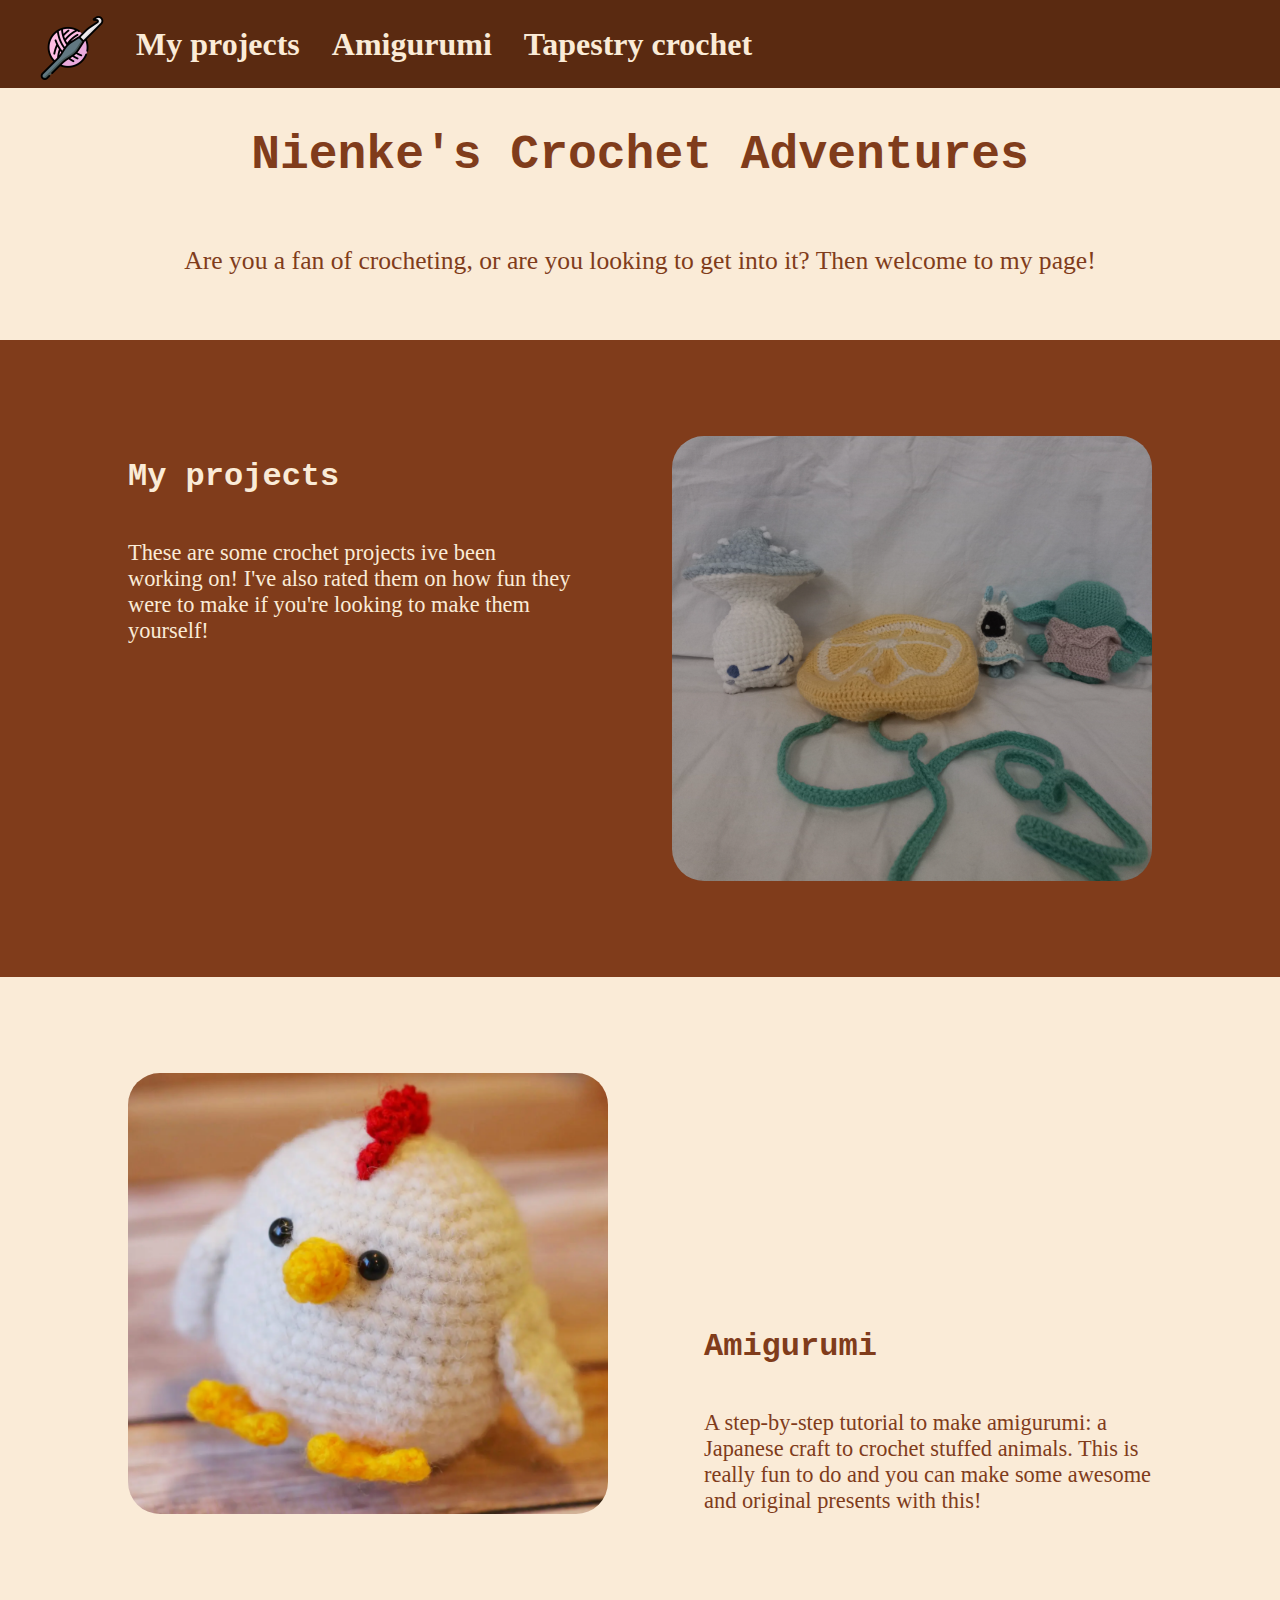
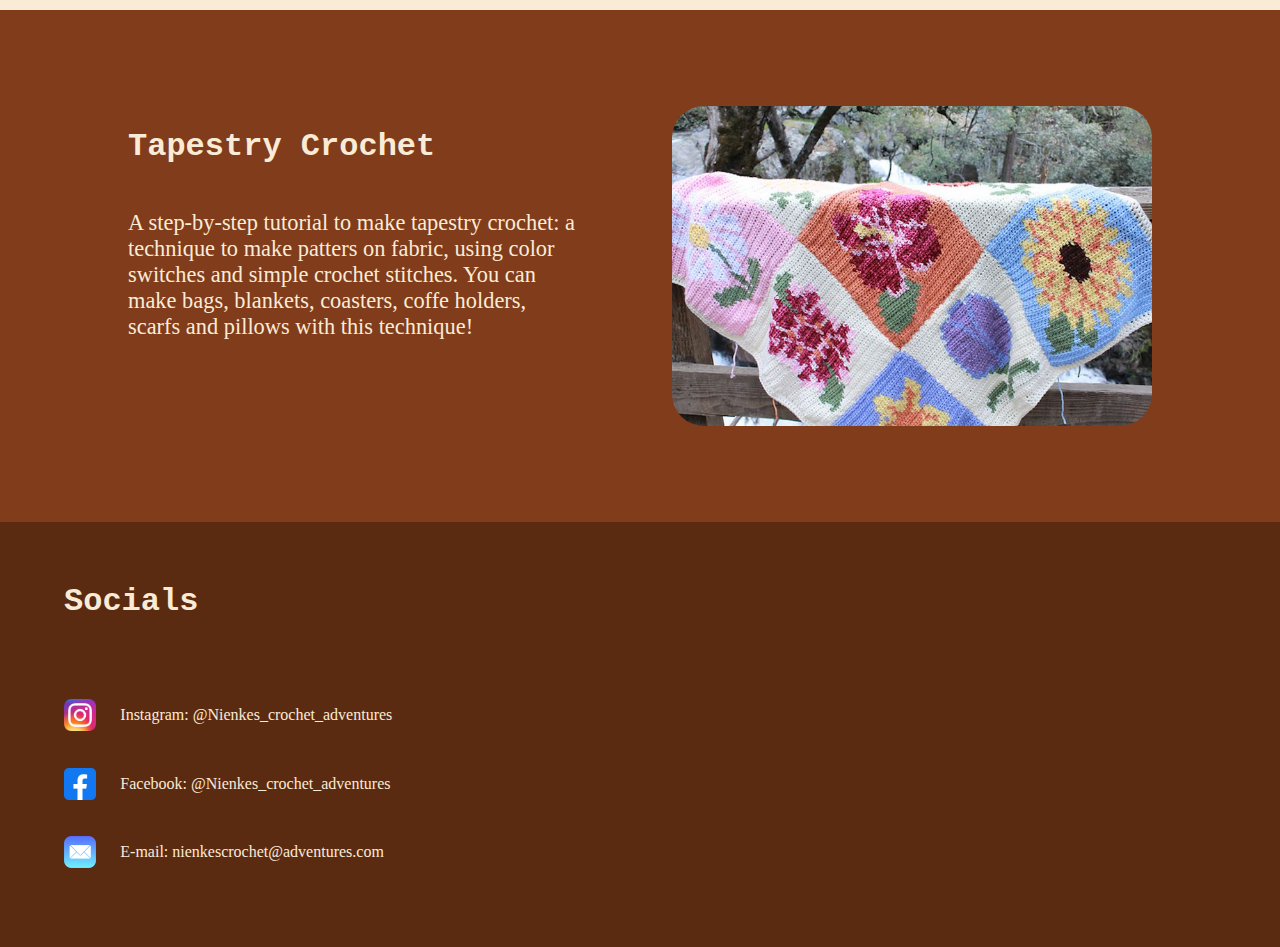
<file: index.html>
<!DOCTYPE html>
<html lang="en">
<head>
    <meta charset="UTF-8">
    <meta name="viewport" content="width=device-width, initial-scale=1.0">
    <title>Nienke's crochet adventures</title>
    <link rel="stylesheet" href="style.css">
</head>


<body>


    <header>
        <nav>
            <ul>
                    <li><a href="index.html"><img src="images/logo-haken.png" alt="Logo"></a></li>
                    <!-- Hollandelijk. (2020, 26 augustus). Knitting Needles free icons designed by Freepik. Pinterest. https://nl.pinterest.com/pin/636133516110046277/ -->
                    <li><a href="my-projects.html">My projects</a></li>
                    <li><a href="amigurumi.html">Amigurumi</a></li>
                    <li><a href="tapestry-crochet.html">Tapestry crochet</a></li>
            </ul>
        </nav>
    </header>



    <main> 
            <section class="introductie">
                <h1>Nienke's Crochet Adventures</h1>
                <p>
                    Are you a fan of crocheting, or are you looking to get into it? Then welcome to my page!
                </p>
            </section>


        <article class="my-projects">
                <div class="my-projects-text">
                    <a href="my-projects.html"><h2>My projects</h2></a>
                    <p>
                        These are some crochet projects ive been working on! I've also rated them on how fun they were to make if you're looking to make them yourself!
                    </p> 
                </div>
                    <img src="images/my-projects.jpg" alt="Picture of some projects I've done">
        </article>


        <article class="amigurumi"> 
                <img src="images/amigurumi.png" alt="Example of amigurumi plush">
                <!-- Julia. (2023, 6 december). Chubby chicken free crochet pattern. Little World of Whimsy. https://littleworldofwhimsy.com/chubby-chicken-free-crochet-pattern/ -->
            <div class="amigurumi-text">
                 <a href="amigurumi.html"><h2>Amigurumi</h2></a>
                <p>
                    A step-by-step tutorial to make amigurumi: a Japanese craft to crochet stuffed animals.
                    This is really fun to do and you can make some awesome and original presents with this!
                </p>
            </div> 
        </article>
        

        <article class="tapestry">
            <div class="tapestry-text">
                <a href="tapestry-crochet.html"><h2>Tapestry Crochet</h2></a>
                <p>
                    A step-by-step tutorial to make tapestry crochet: a technique to make patters on fabric, using color switches and simple crochet stitches.
                    You can make bags, blankets, coasters, coffe holders, scarfs and pillows with this technique!
                </p>
            </div> 
                 <img src="images/tapestry.jpeg" alt="Example of Tapestry Crochet blanket">
                <!-- Solovay, A. (2019, 4 augustus). 10 free Tapestry crochet patterns. The Spruce Crafts. https://www.thesprucecrafts.com/free-tapestry-crochet-patterns-979337 -->
        </article>


</main>



<footer>
        <h2>Socials</h2>
        <ul>
            <li><img src="images/instagram_icon.png" alt="Instagram icon"><a href="#">Instagram: @Nienkes_crochet_adventures</a></li>
            <!-- File:Instagram icon.png - Wikimedia Commons. (z.d.). https://commons.wikimedia.org/wiki/File:Instagram_icon.png -->

            <li><img src="images/facebook-icon.png" alt="Facebook icon"><a href="#">Facebook: @Nienkes_crochet_adventures</a></li>
            <!-- Set, O. E. (z.d.). "Facebook" icon - Download for free – iconDuck. Iconduck. https://iconduck.com/icons/14063/facebook -->

            <li><img src="images/mail_icon.png" alt="Mail icon"><a href="#">E-mail: nienkescrochet@adventures.com</a></li>
            <!-- File:Mail (iOS).svg - Wikimedia Commons. (z.d.). https://commons.wikimedia.org/wiki/File:Mail_%28iOS%29.svg -->
        </ul>
</footer>
</body>
</html>
</file>
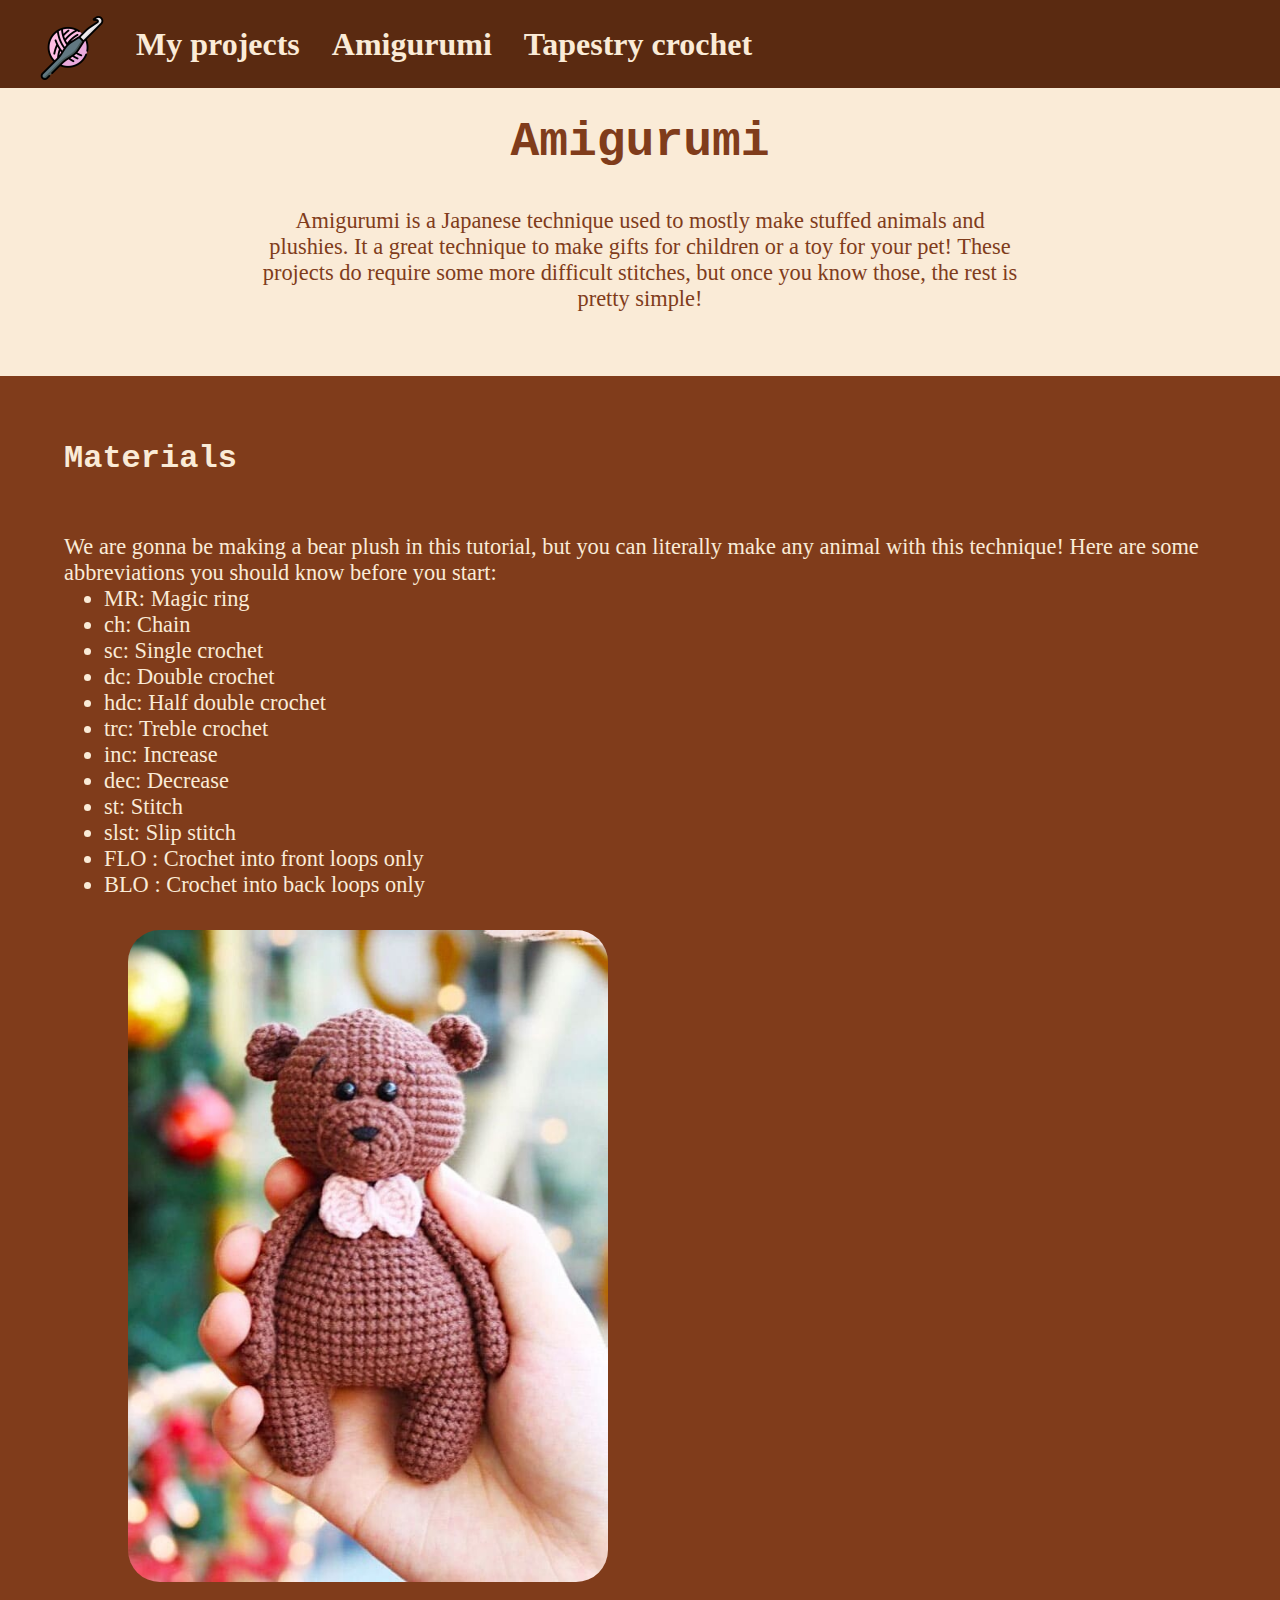
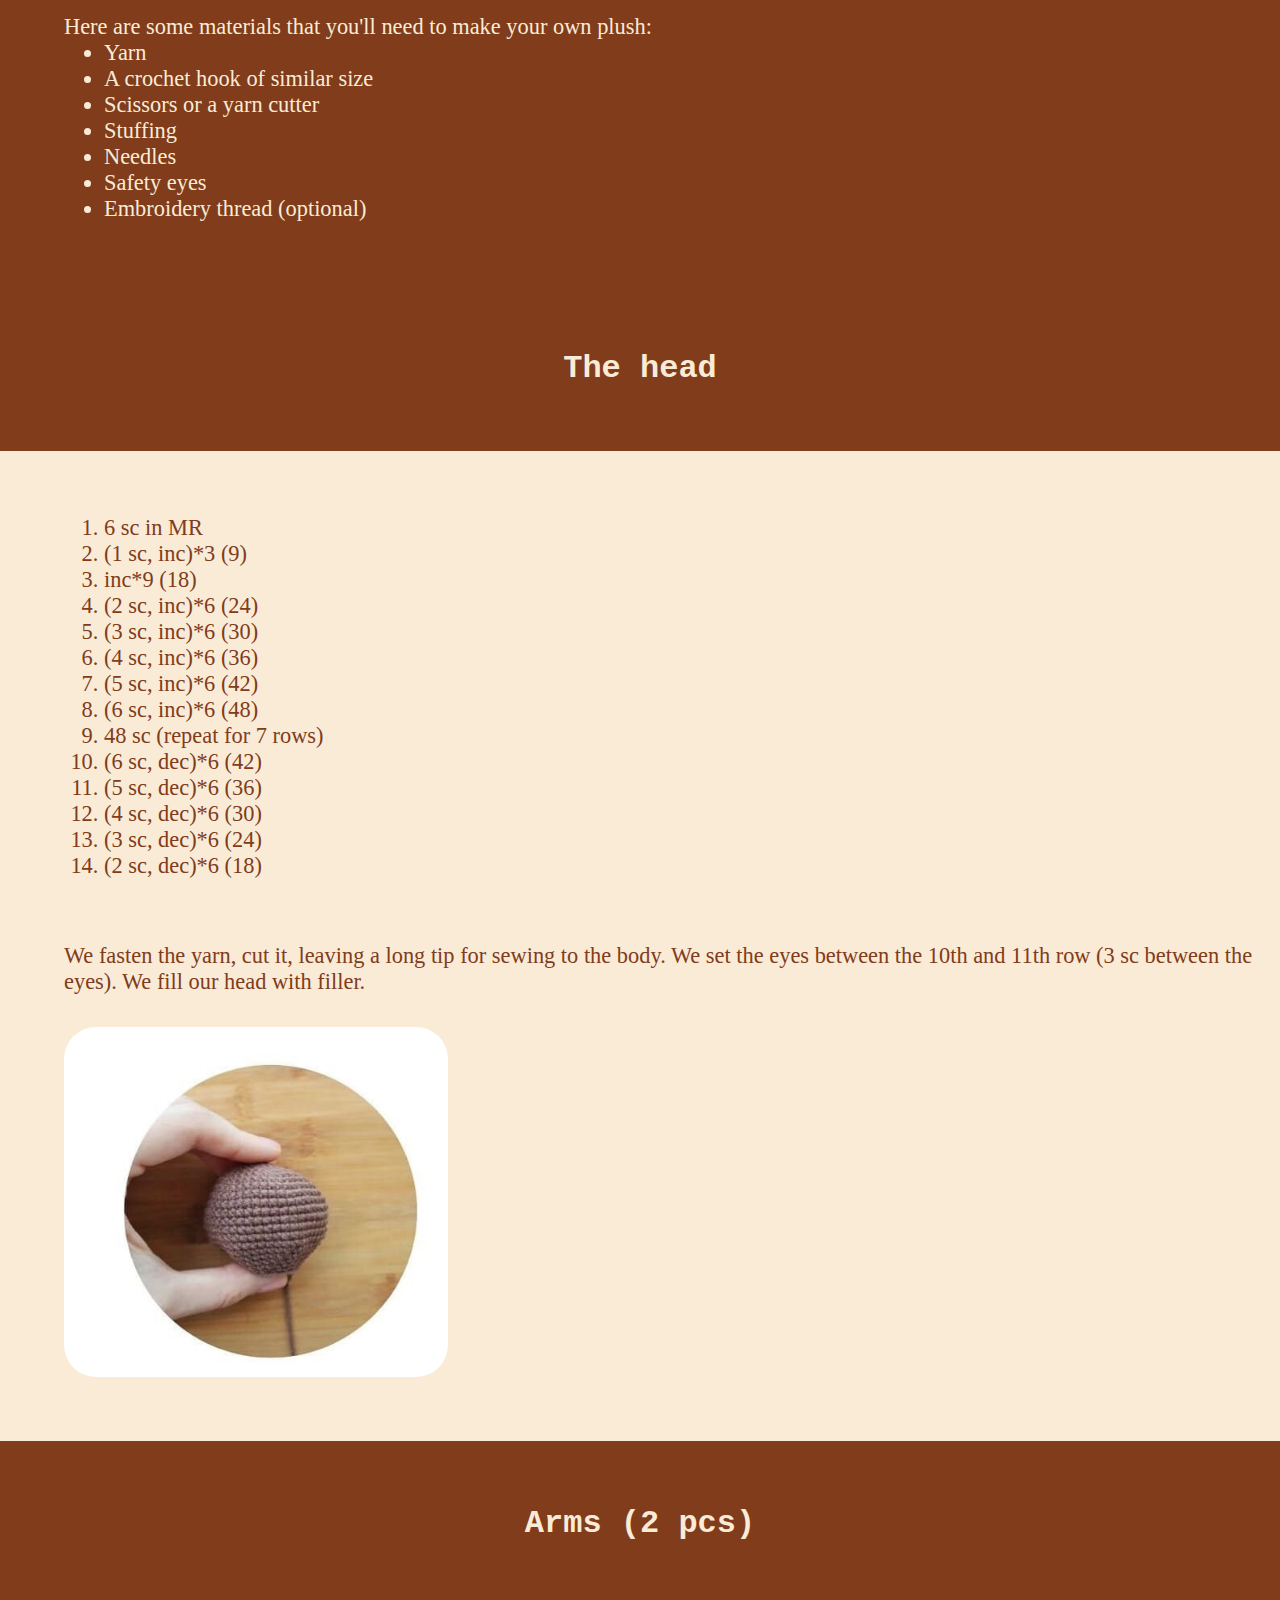
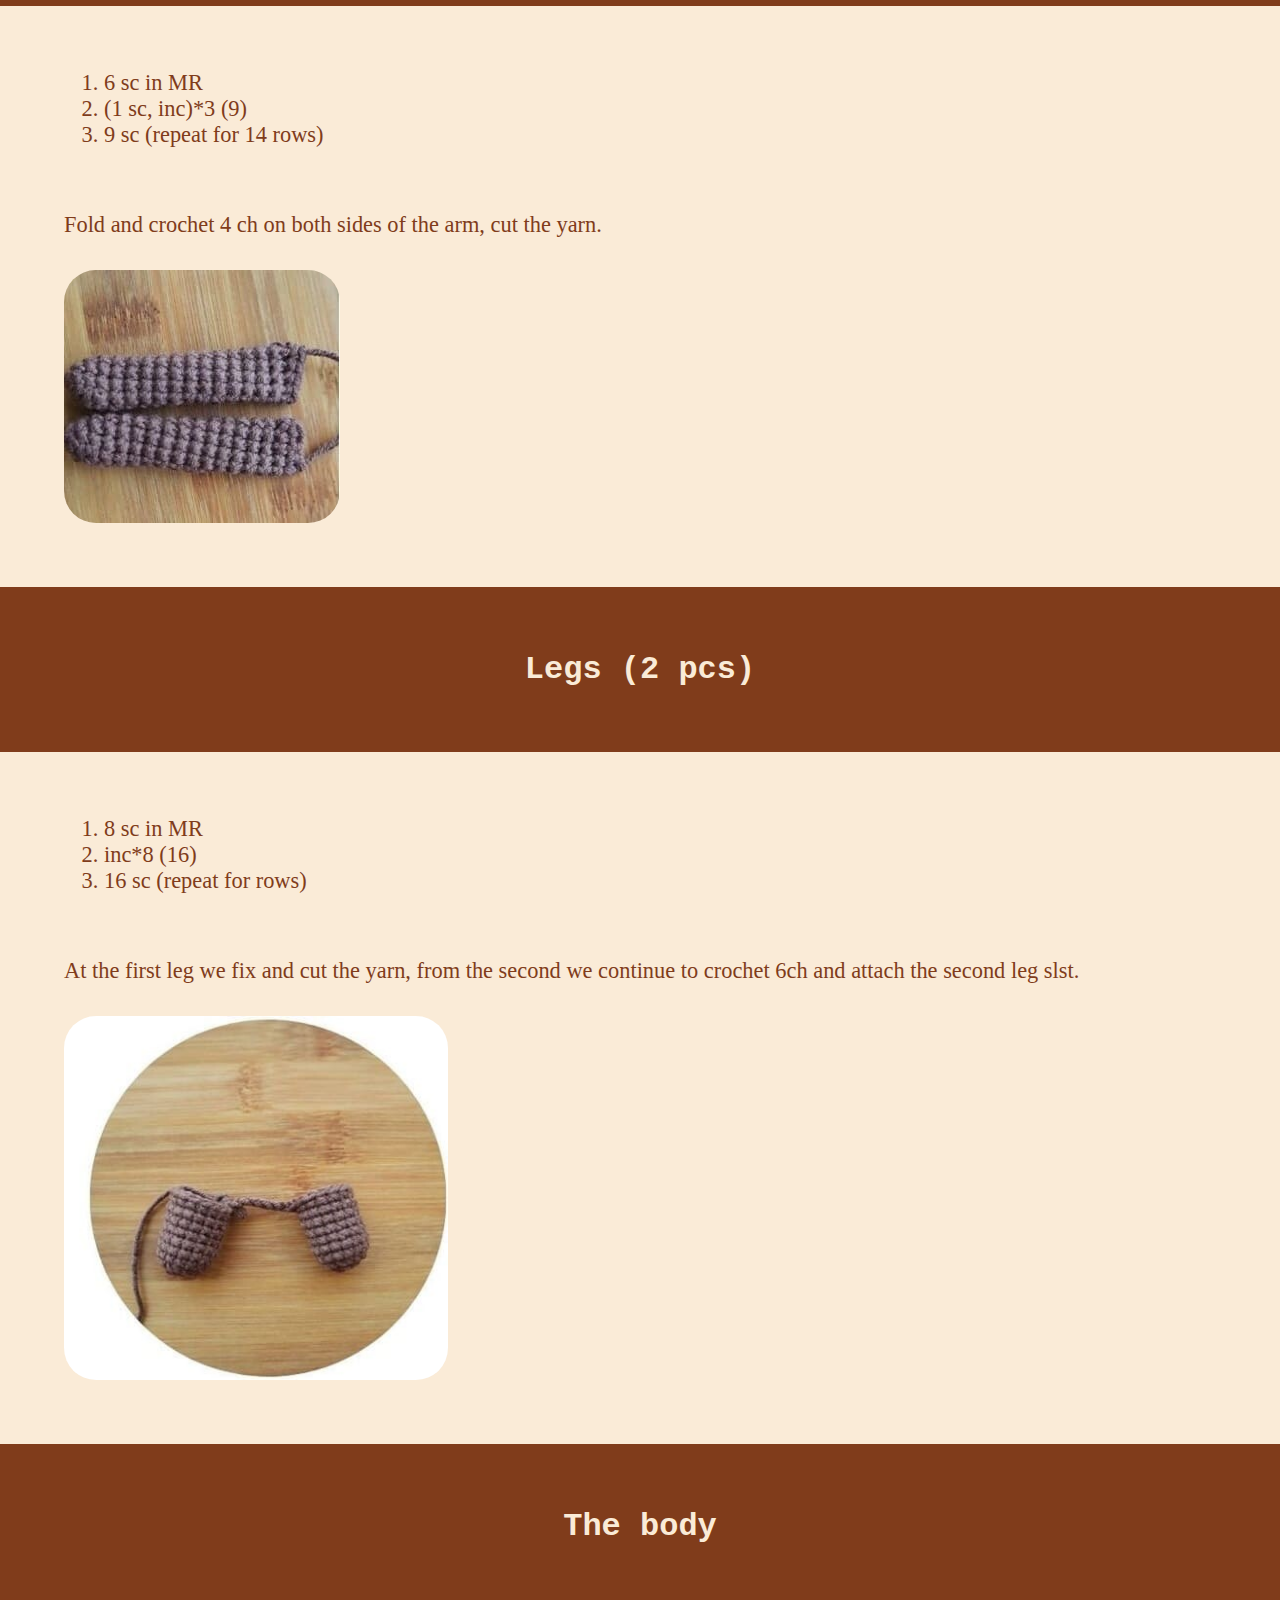
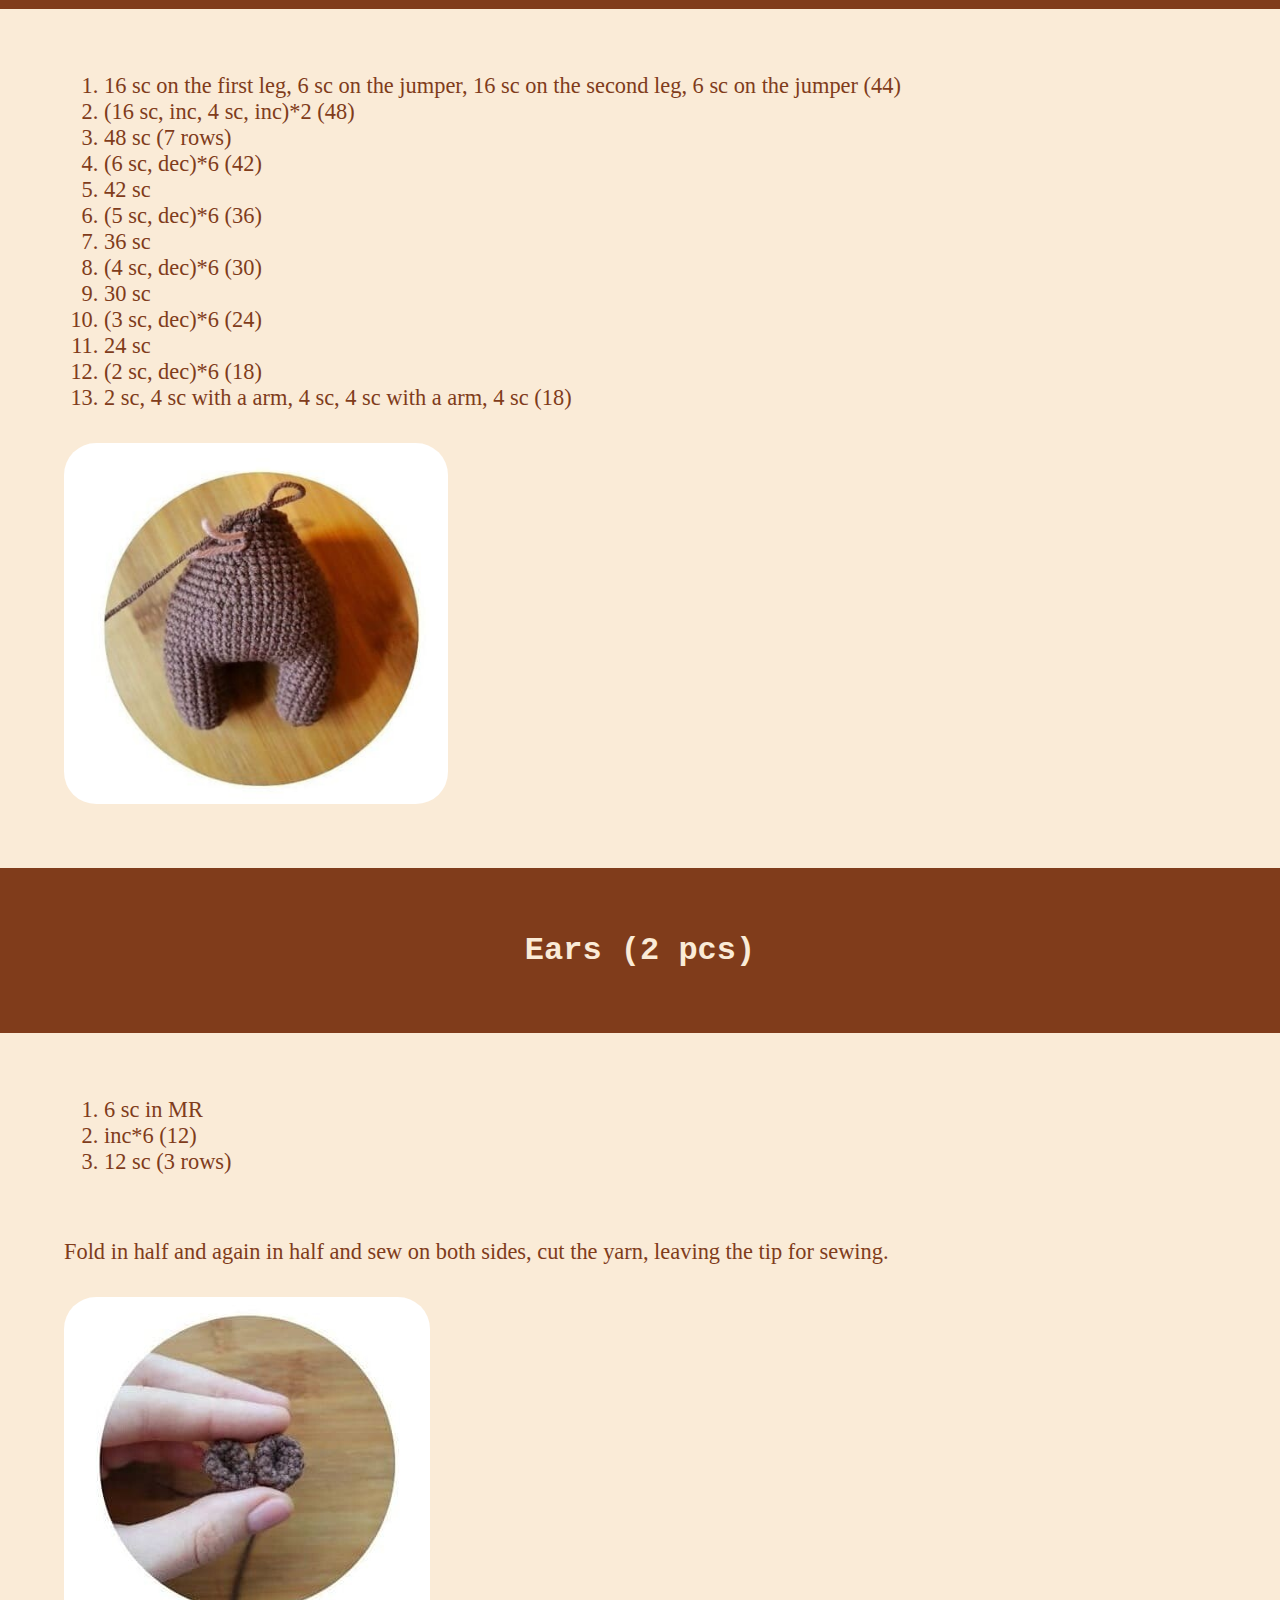
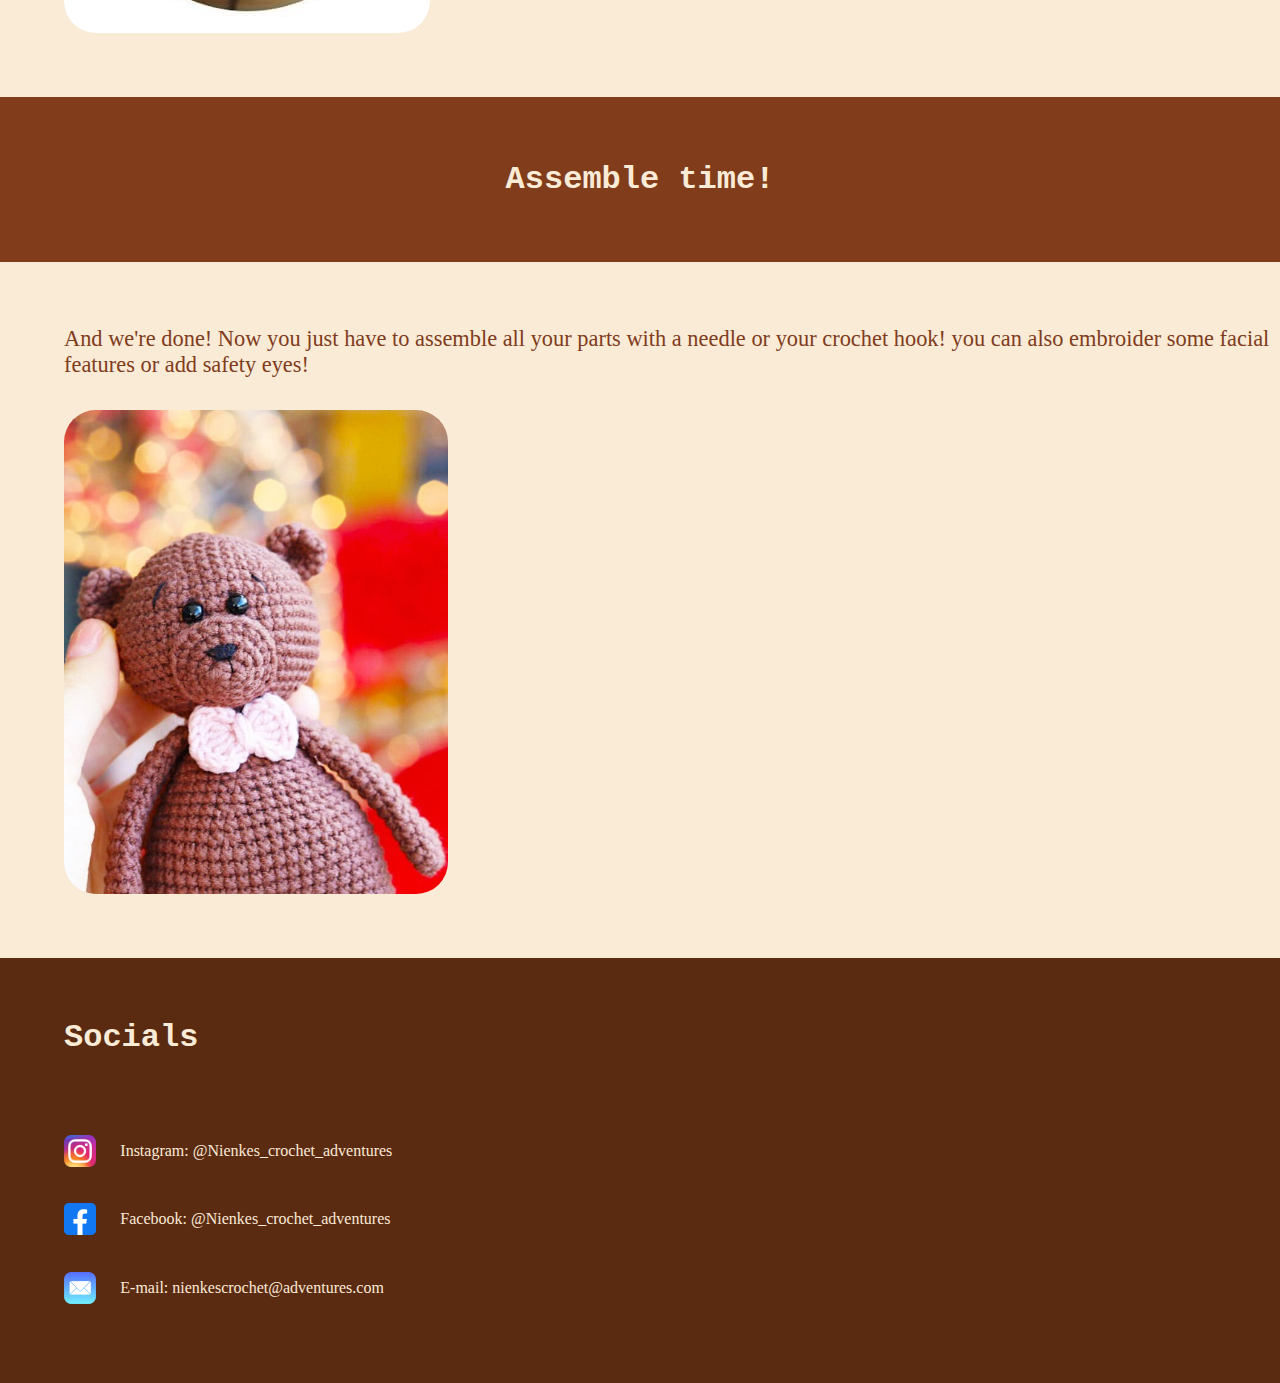
<file: amigurumi.html>
<!DOCTYPE html>
<html lang="en">
<head>
    <meta charset="UTF-8">
    <meta name="viewport" content="width=device-width, initial-scale=1.0">
    <title>amigurumi</title>
    <link rel="stylesheet" href="style.css">
</head>
<body>
    <header>
        <nav>
            <ul>
                <li><a href="index.html"><img src="images/logo-haken.png" alt="Logo"></a></li>
                <!-- Hollandelijk. (2020, 26 augustus). Knitting Needles free icons designed by Freepik. Pinterest. https://nl.pinterest.com/pin/636133516110046277/ -->
                <li><a href="my-projects.html">My projects</a></li>
                <li><a href="amigurumi.html">Amigurumi</a></li>
                <li><a href="tapestry-crochet.html">Tapestry crochet</a></li>
            </ul>
        </nav>
    </header>

    <main>
        <section class="introo">
            <h1>Amigurumi</h1>
            <p>
                Amigurumi is a Japanese technique used to mostly make stuffed animals and plushies. 
                It a great technique to make gifts for children or a toy for your pet!
                These projects do require some more difficult stitches, but once you know those, the rest is pretty simple!
            </p>
        </section>

        <article class="materials">
            <h2>Materials</h2>
            <p>
                We are gonna be making a bear plush in this tutorial, but you can literally make any animal with this technique!
                Here are some abbreviations you should know before you start:
            </p>
                <ul>
                    <li>MR: Magic ring</li>
                    <li>ch: Chain</li>
                    <li>sc: Single crochet</li>
                    <li>dc: Double crochet</li>
                    <li>hdc: Half double crochet</li>
                    <li>trc: Treble crochet</li>
                    <li>inc: Increase</li>
                    <li>dec: Decrease</li>
                    <li>st: Stitch</li>
                    <li>slst: Slip stitch</li>
                    <li>FLO : Crochet into front loops only</li>
                    <li>BLO : Crochet into back loops only</li>
                </ul>
                <img src="images/teddybear.jpg" alt="Amigurumi brown cute teddybear">

            <p>
                Here are some materials that you'll need to make your own plush:
            </p>
                <ul>
                    <li>Yarn</li>
                    <li>A crochet hook of similar size</li>
                    <li>Scissors or a yarn cutter</li>
                    <li>Stuffing</li>
                    <li>Needles</li>
                    <li>Safety eyes</li>
                    <li>Embroidery thread (optional)</li>
                </ul>
        </article>

    <article class="tutorial">
        <h2>The head</h2>
            <ol>
                <li>6 sc in MR</li>
                <li>(1 sc, inc)*3 (9)</li>
                <li>inc*9 (18)</li>
                <li>(2 sc, inc)*6 (24)</li>
                <li>(3 sc, inc)*6 (30)</li>
                <li>(4 sc, inc)*6 (36)</li>
                <li>(5 sc, inc)*6 (42)</li>
                <li>(6 sc, inc)*6 (48)</li>
                <li>48 sc (repeat for 7 rows)</li> 
                <li>(6 sc, dec)*6 (42)</li>
                <li>(5 sc, dec)*6 (36)</li>
                <li>(4 sc, dec)*6 (30)</li>
                <li>(3 sc, dec)*6 (24)</li>
                <li>(2 sc, dec)*6 (18)</li>
            </ol>  
            <p>
                We fasten the yarn, cut it, leaving a long tip for sewing to the body.
                We set the eyes between the 10th and 11th row (3 sc between the eyes).
                We fill our head with filler.
            </p>
            <img src="images/head.jpg" alt="amigurumi bear head">
            
        <h2>Arms (2 pcs)</h2>
            <ol>
                <li>6 sc in MR</li>
                <li>(1 sc, inc)*3 (9)</li>
                <li>9 sc (repeat for 14 rows)</li>
            </ol>
            <p>
                Fold and crochet 4 ch on both sides of the arm, cut the yarn.
            </p>
            <img src="images/arms.jpg" alt="amigurumi bear arms">

        <h2>Legs (2 pcs)</h2>
            <ol>
                <li>8 sc in MR</li>
                <li>inc*8 (16)</li>
                <li>16 sc (repeat for  rows)</li>
            </ol>
            <p>
                At the first leg we fix and cut the yarn, 
                from the second we continue to crochet 6ch and attach the second leg slst.
            </p>
            <img src="images/legs.jpg" alt="amigurumi bear legs">

        <h2>The body</h2>
            <ol>
                <li>16 sc on the first leg, 6 sc on the jumper, 16 sc on the second leg, 6 sc on the jumper (44)</li>
                <li>(16 sc, inc, 4 sc, inc)*2 (48)</li>
                <li>48 sc (7 rows)</li>
                <li>(6 sc, dec)*6 (42)</li>
                <li>42 sc</li>
                <li>(5 sc, dec)*6 (36)</li>
                <li>36 sc</li> 
                <li>(4 sc, dec)*6 (30)</li>
                <li>30 sc</li>
                <li>(3 sc, dec)*6 (24)</li>
                <li>24 sc</li> 
                <li>(2 sc, dec)*6 (18)</li>
                <li>2 sc, 4 sc with a arm, 4 sc, 4 sc with a arm, 4 sc (18)</li>
            </ol>
            <img src="images/body.jpg" alt="amigurumi bear body">

        <h2>Ears (2 pcs)</h2>
            <ol>
                <li>6 sc in MR</li>
                <li>inc*6 (12)</li>
                <li>12 sc (3 rows)</li>
            </ol>
            <p>
                Fold in half and again in half and sew on both sides, 
                cut the yarn, leaving the tip for sewing.
            </p>
            <img src="images/ears.jpg" alt="amigurumi bear ears">

        <h2>Assemble time!</h2>
            <p>
                And we're done! Now you just have to assemble all your parts with a needle or your crochet hook!
                you can also embroider some facial features or add safety eyes!
            </p>
            <img src="images/eindproduct.jpeg" alt="finished product picture of a crocheted bear">
            <!-- LovelyCraft. (2021, 8 november). Crochet Brown Teddy Bear Amigurumi Free Pattern - Lovelycraft. Lovelycraft - 600+ PDF Free Amigurumi Crochet Patterns. https://www.lovelycraft.com/crochet-brown-teddy-bear-amigurumi-free-pattern/ -->
    </article>
    
    </main>


    <footer>
        <h2>Socials</h2>
        <ul>
            <li><img src="images/instagram_icon.png" alt="Instagram icon"><a href="#">Instagram: @Nienkes_crochet_adventures</a></li>
            <!-- File:Instagram icon.png - Wikimedia Commons. (z.d.). https://commons.wikimedia.org/wiki/File:Instagram_icon.png -->

            <li><img src="images/facebook-icon.png" alt="Facebook icon"><a href="#">Facebook: @Nienkes_crochet_adventures</a></li>
            <!-- Set, O. E. (z.d.). "Facebook" icon - Download for free – iconDuck. Iconduck. https://iconduck.com/icons/14063/facebook -->

            <li><img src="images/mail_icon.png" alt="Mail icon"><a href="#">E-mail: nienkescrochet@adventures.com</a></li>
            <!-- File:Mail (iOS).svg - Wikimedia Commons. (z.d.). https://commons.wikimedia.org/wiki/File:Mail_%28iOS%29.svg -->
        </ul>
    </footer>

</body>
</html>
</file>
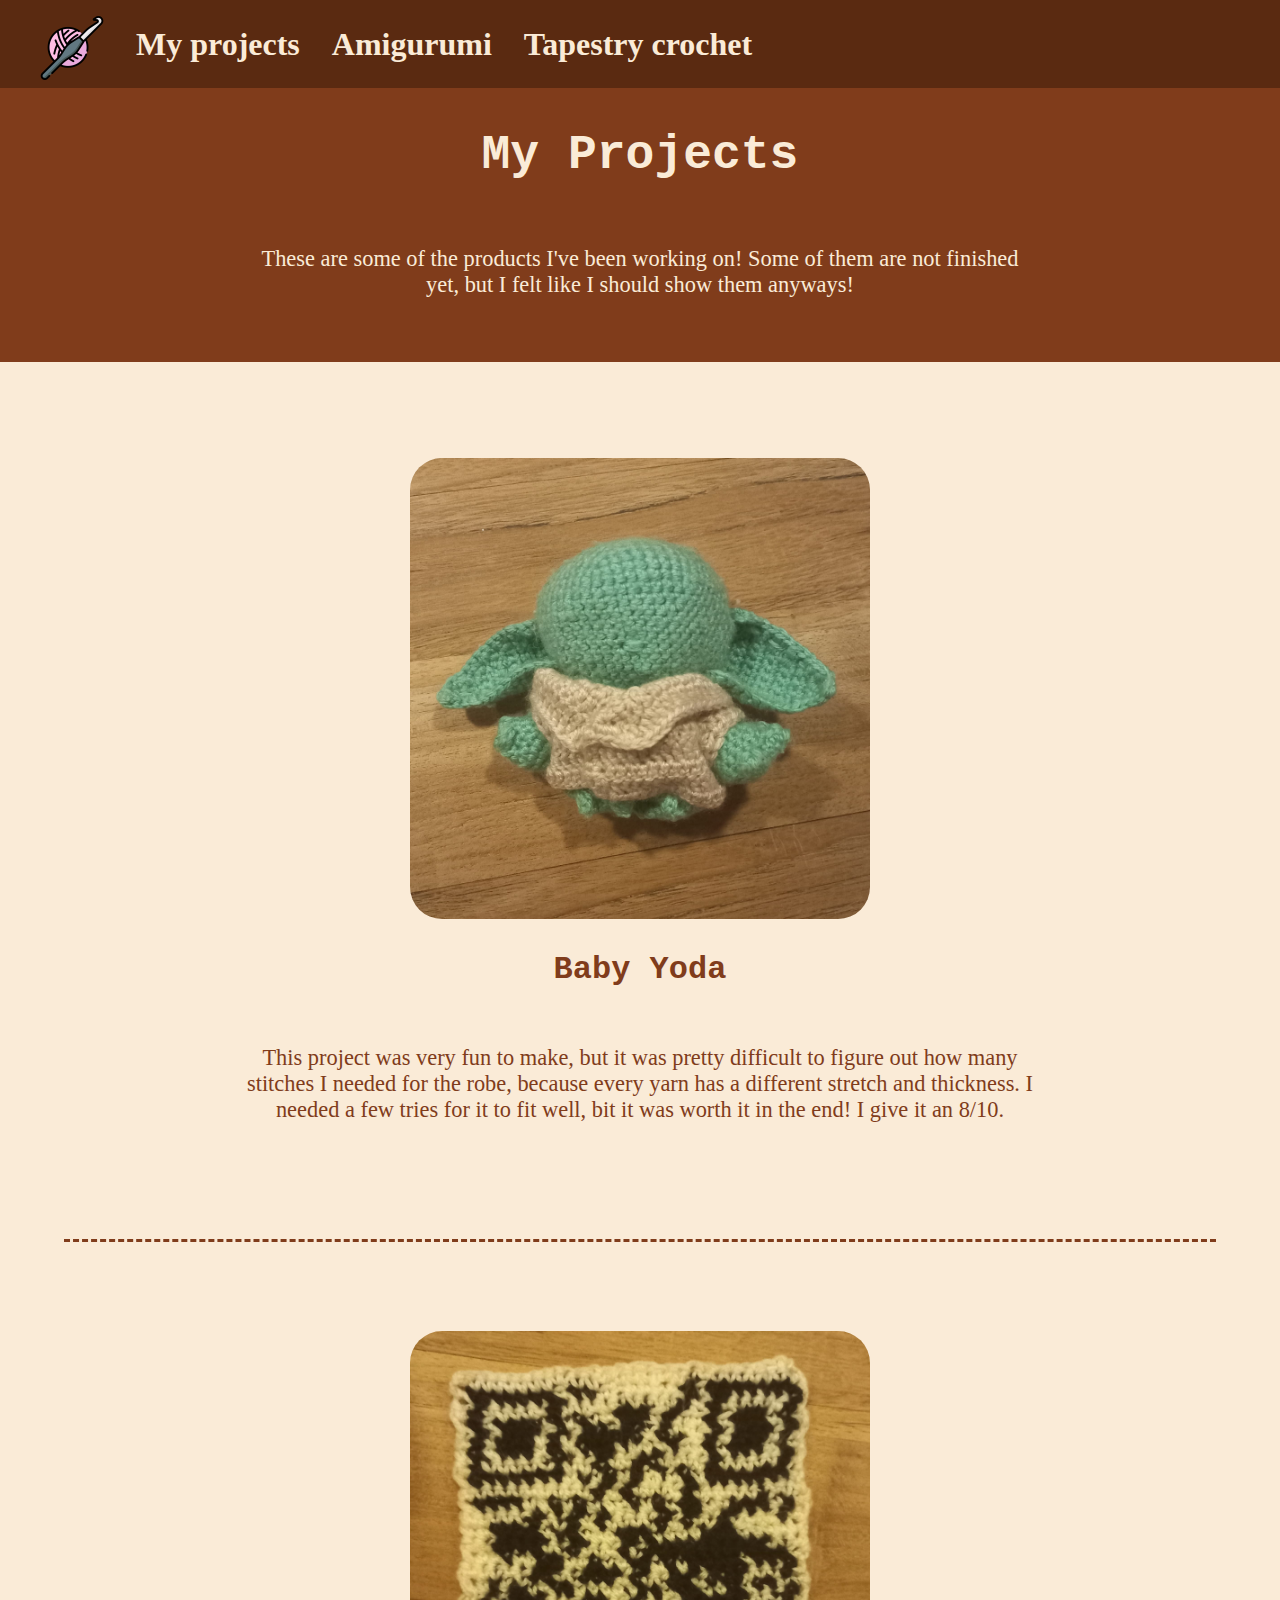
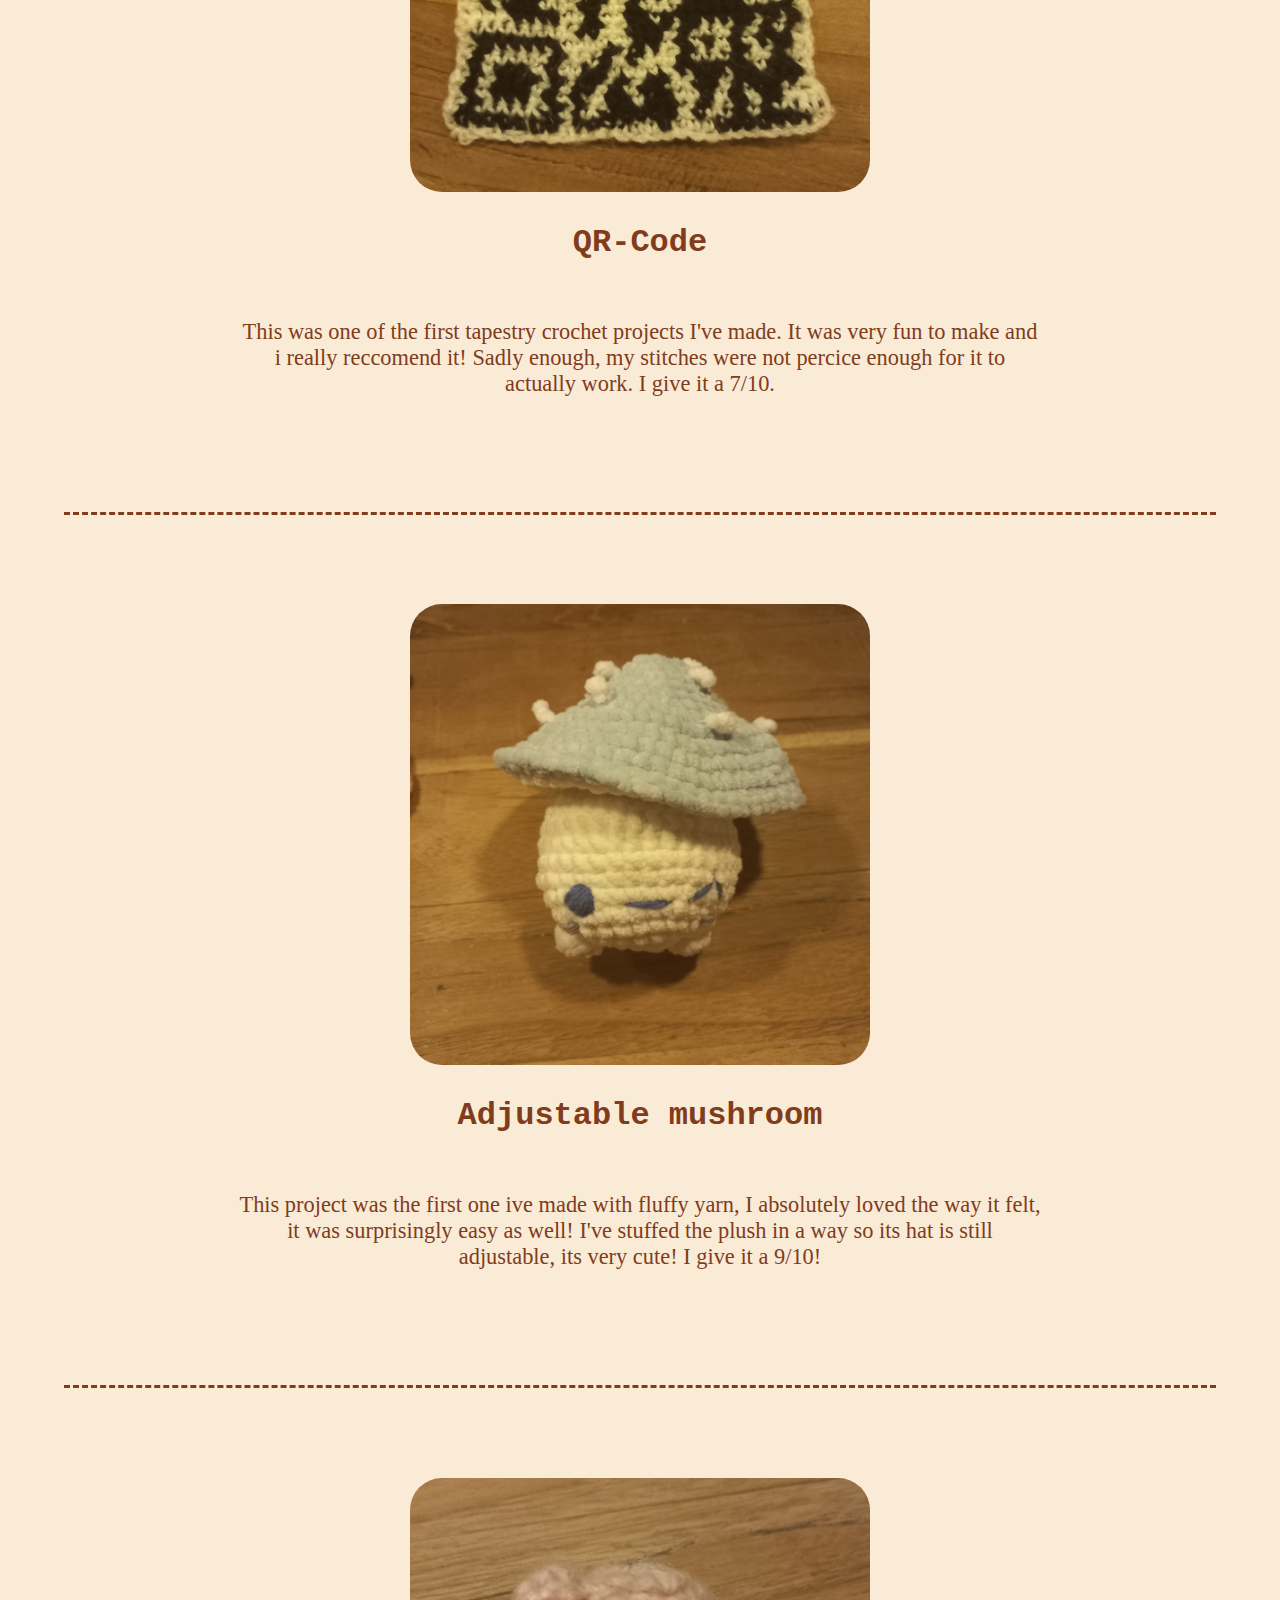
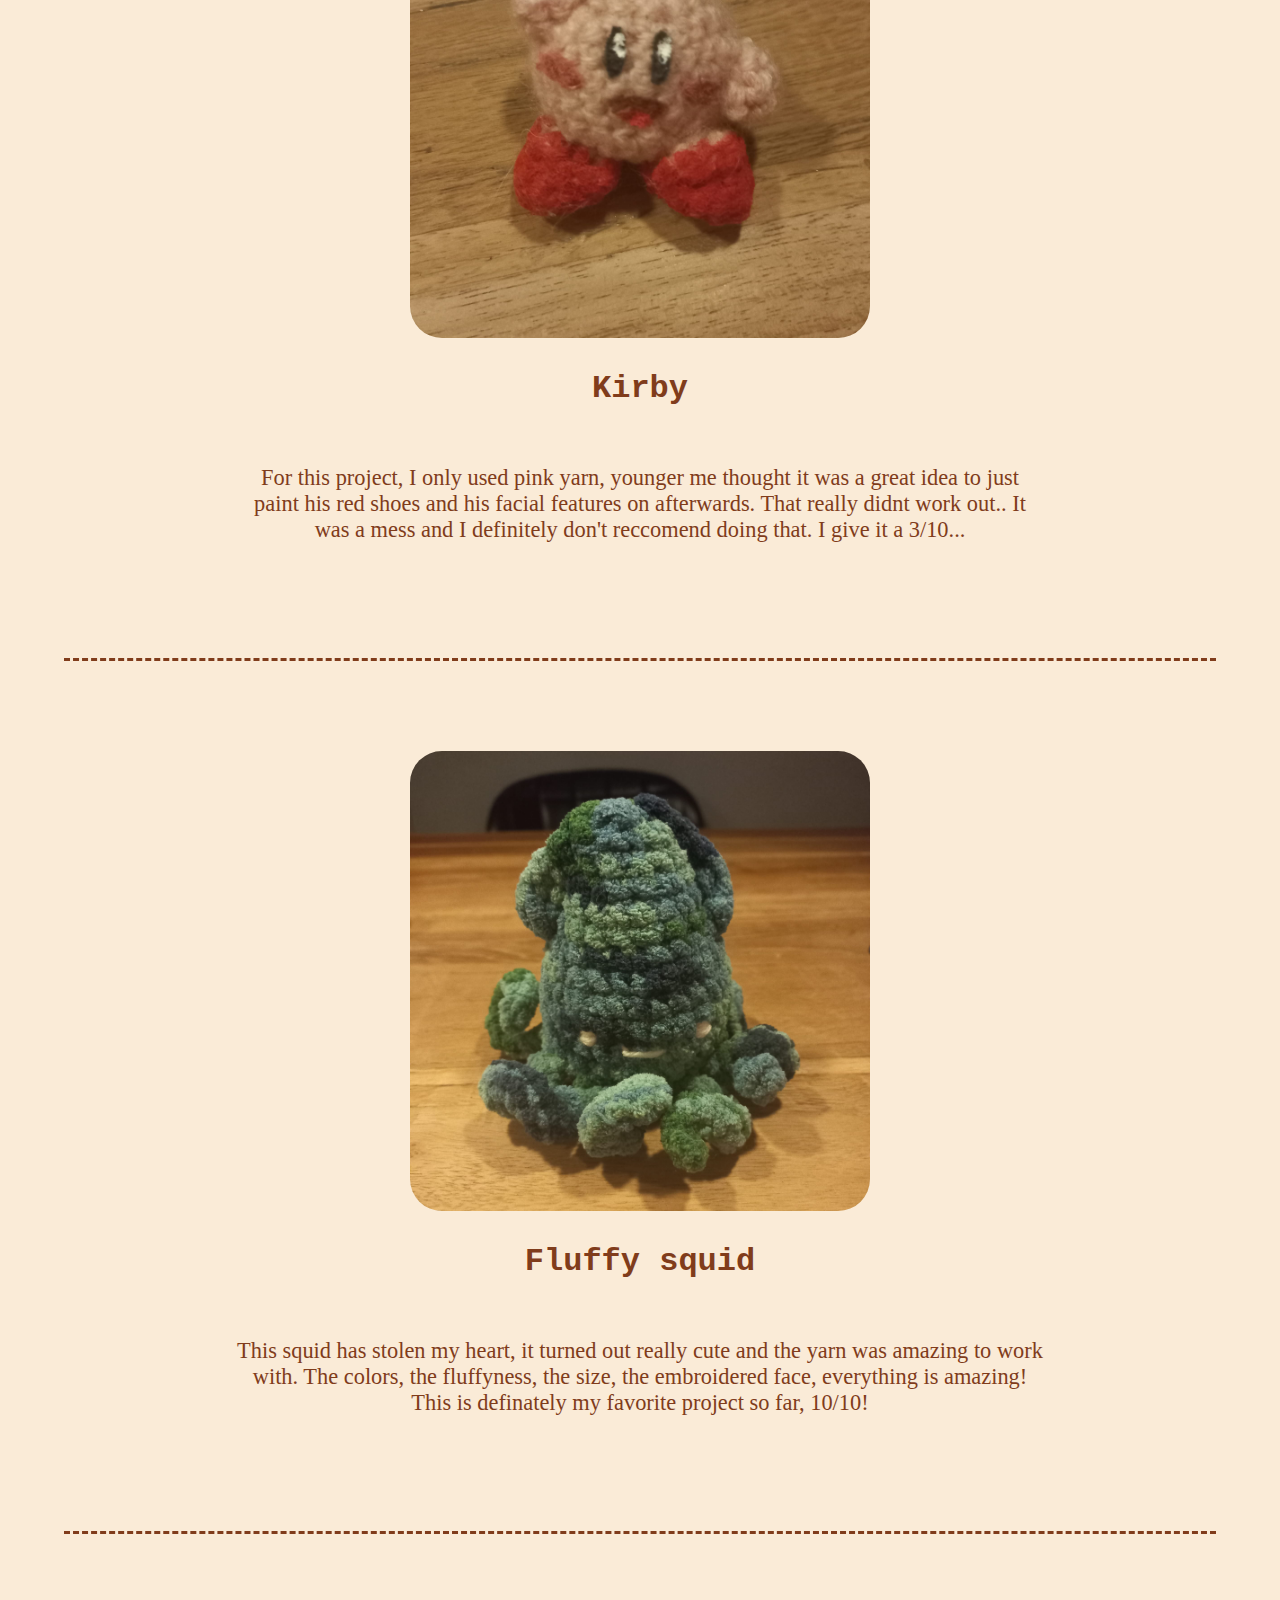
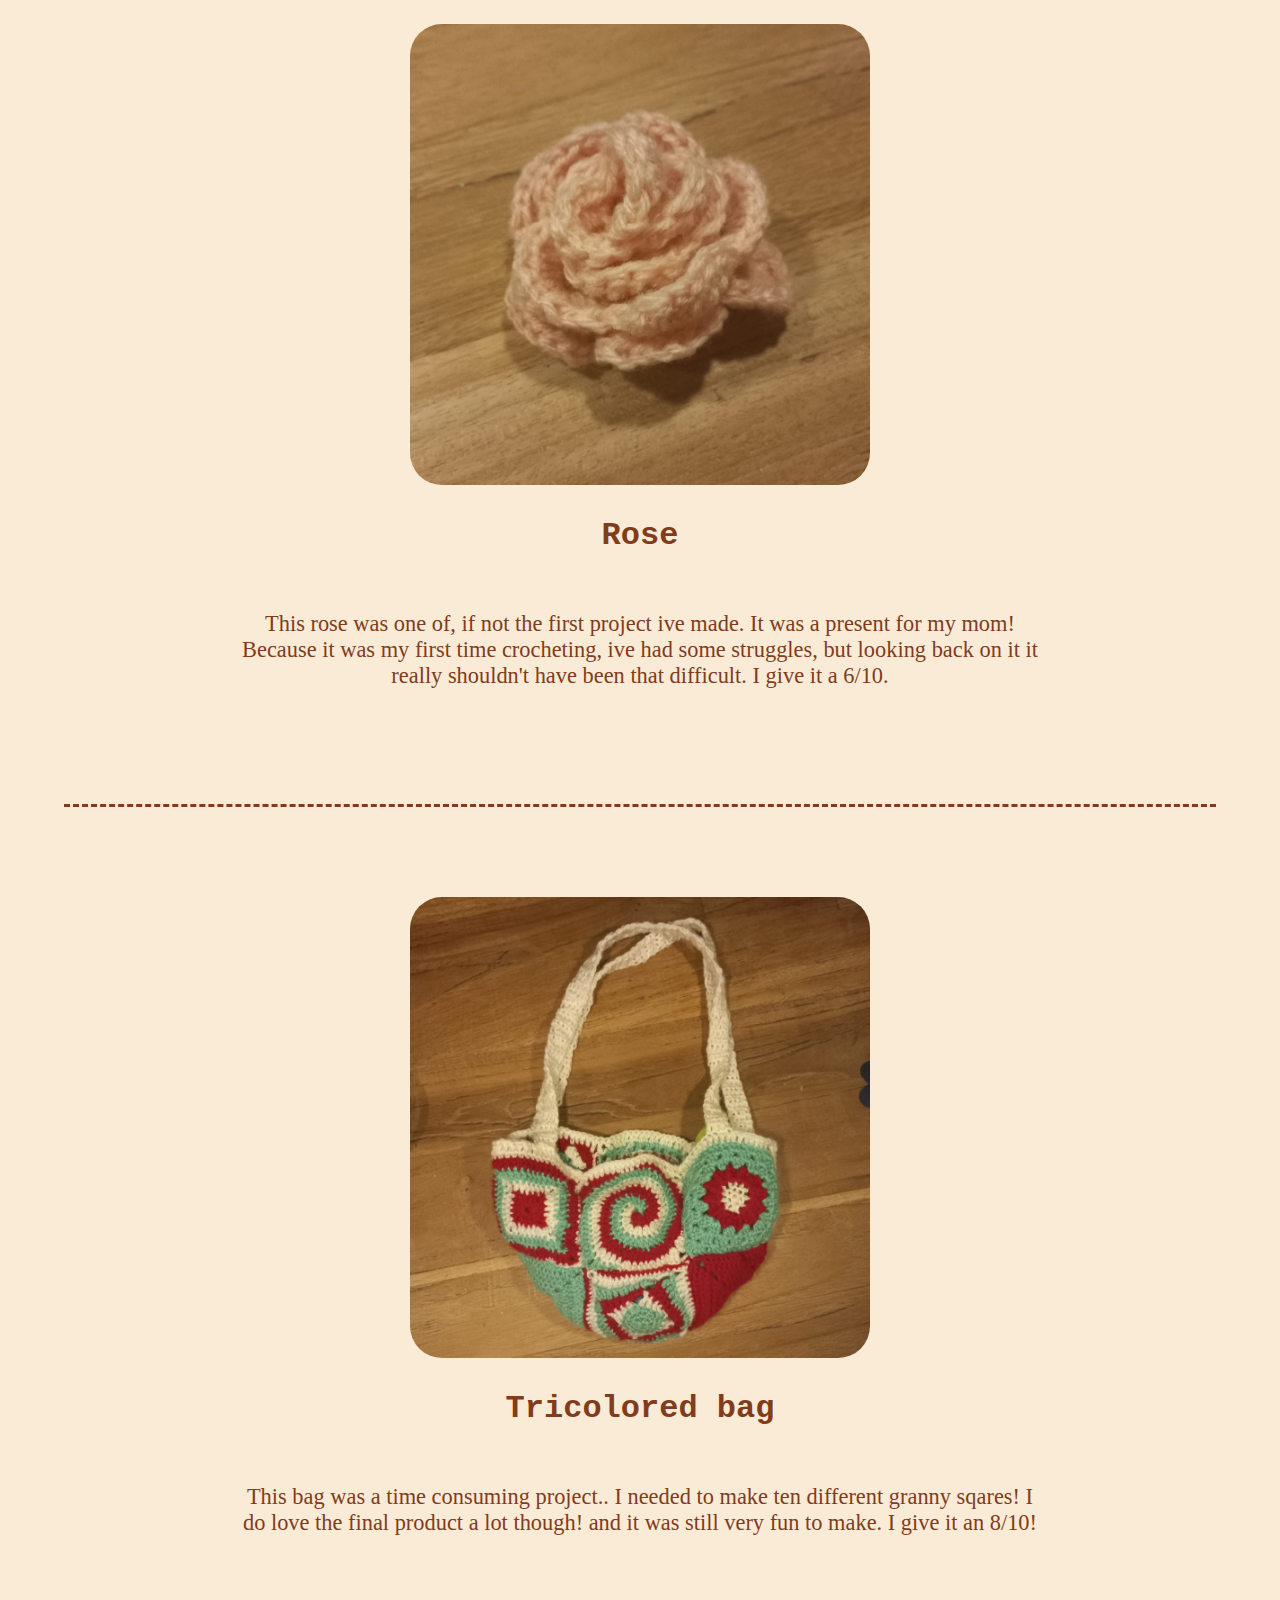
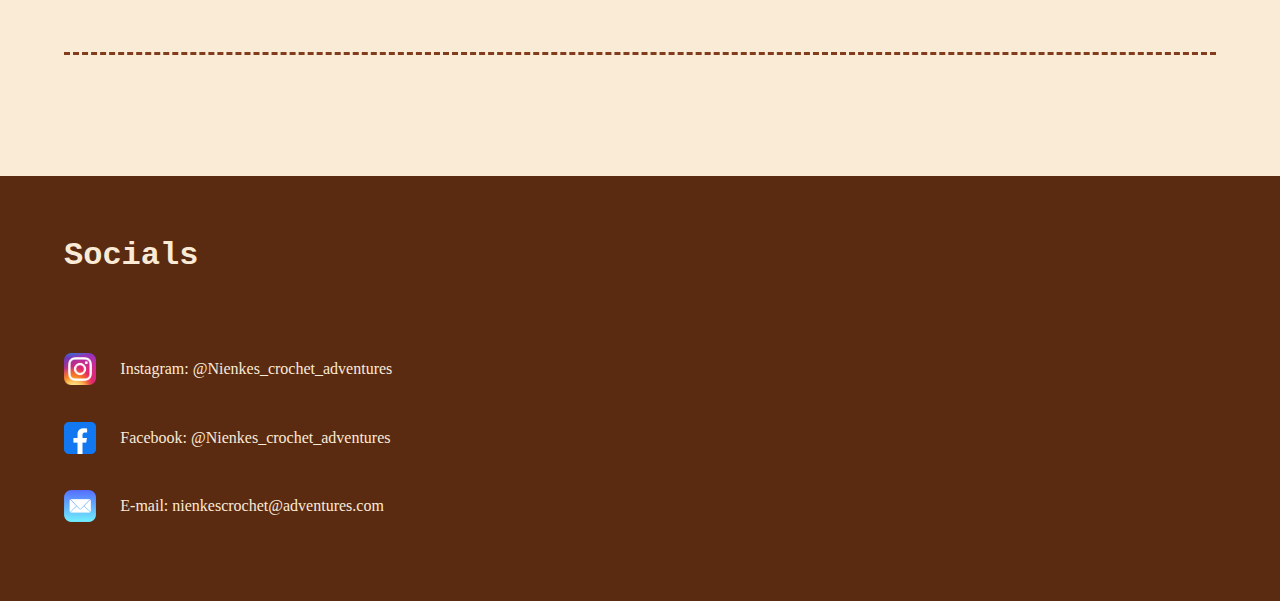
<file: my-projects.html>
<!DOCTYPE html>
<html lang="en">
<head>
    <meta charset="UTF-8">
    <meta name="viewport" content="width=device-width, initial-scale=1.0">
    <title>my projects</title>
    <link rel="stylesheet" href="style.css">
</head>
<body>
    <header>
        <nav>
            <ul>
                <li><a href="index.html"><img src="images/logo-haken.png" alt="Logo"></a></li>
                <!-- Hollandelijk. (2020, 26 augustus). Knitting Needles free icons designed by Freepik. Pinterest. https://nl.pinterest.com/pin/636133516110046277/ -->
                <li><a href="my-projects.html">My projects</a></li>
                <li><a href="amigurumi.html">Amigurumi</a></li>
                <li><a href="tapestry-crochet.html">Tapestry crochet</a></li>
            </ul>
        </nav>
    </header>

    <main>
        <div class="introduction">
            <h1>My Projects</h1>
            <p>
                These are some of the products I've been working on! 
                Some of them are not finished yet, but I felt like I should show them anyways!
            </p>
        </div>

        <section class="projects">
            <img src="images/yoda.jpeg" alt="crochet yoda">
            <h2>Baby Yoda</h2>
            <p> 
                This project was very fun to make, but it was pretty difficult to 
                figure out how many stitches I needed for the robe, because every yarn has a different stretch and thickness.
                I needed a few tries for it to fit well, bit it was worth it in the end! I give it an 8/10.
            </p>

            <img src="images/qrcode.jpeg" alt="crochet qr code">
            <h2>QR-Code</h2>
            <p>
                This was one of the first tapestry crochet projects I've made. 
                It was very fun to make and i really reccomend it!
                Sadly enough, my stitches were not percice enough for it to actually work. I give it a 7/10.
            </p>

            <img src="images/paddo.jpeg" alt="crochet mushroom">
            <h2>Adjustable mushroom</h2>
            <p>
                This project was the first one ive made with fluffy yarn, I absolutely loved the way it felt, it was surprisingly easy as well!
                I've stuffed the plush in a way so its hat is still adjustable, its very cute!
                I give it a 9/10!
            </p>

            <img src="images/kirby.jpeg" alt="crochet kirby">
            <h2>Kirby</h2>
            <p>
                For this project, I only used pink yarn, younger me thought it was a great idea to just paint his red shoes and his facial features on afterwards.
                That really didnt work out.. It was a mess and I definitely don't reccomend doing that.
                I give it a 3/10...
            </p>

            <img src="images/inktvis.jpeg" alt="crochet squid">
            <h2>Fluffy squid</h2>
            <p>
                This squid has stolen my heart, it turned out really cute and the yarn was amazing to work with.
                The colors, the fluffyness, the size, the embroidered face, everything is amazing!
                This is definately my favorite project so far, 10/10!
            </p>

            <img src="images/roos.jpeg" alt="crochet rose">
            <h2>Rose</h2>
            <p>
                This rose was one of, if not the first project ive made. It was a present for my mom! 
                Because it was my first time crocheting, ive had some struggles, 
                but looking back on it it really shouldn't have been that difficult.
                I give it a 6/10.
            </p>

            <img src="images/tassie.jpeg" alt="crochet bag">
            <h2>Tricolored bag</h2>
            <p>
                This bag was a time consuming project.. I needed to make ten different granny sqares!
                I do love the final product a lot though! and it was still very fun to make.
                I give it an 8/10!
            </p>
        </section>
    </main>


    <footer>
        <h2>Socials</h2>
        <nav>
            <ul>
                <li><img src="images/instagram_icon.png" alt="Instagram icon"><a href="#">Instagram: @Nienkes_crochet_adventures</a></li>
                <!-- File:Instagram icon.png - Wikimedia Commons. (z.d.). https://commons.wikimedia.org/wiki/File:Instagram_icon.png -->

                <li><img src="images/facebook-icon.png" alt="Facebook icon"><a href="#">Facebook: @Nienkes_crochet_adventures</a></li>
                <!-- Set, O. E. (z.d.). "Facebook" icon - Download for free – iconDuck. Iconduck. https://iconduck.com/icons/14063/facebook -->

                <li><img src="images/mail_icon.png" alt="Mail icon"><a href="#">E-mail: nienkescrochet@adventures.com</a></li>
                <!-- File:Mail (iOS).svg - Wikimedia Commons. (z.d.). https://commons.wikimedia.org/wiki/File:Mail_%28iOS%29.svg -->
            </ul>
        </nav>
    </footer>

</body>
</html>
</file>
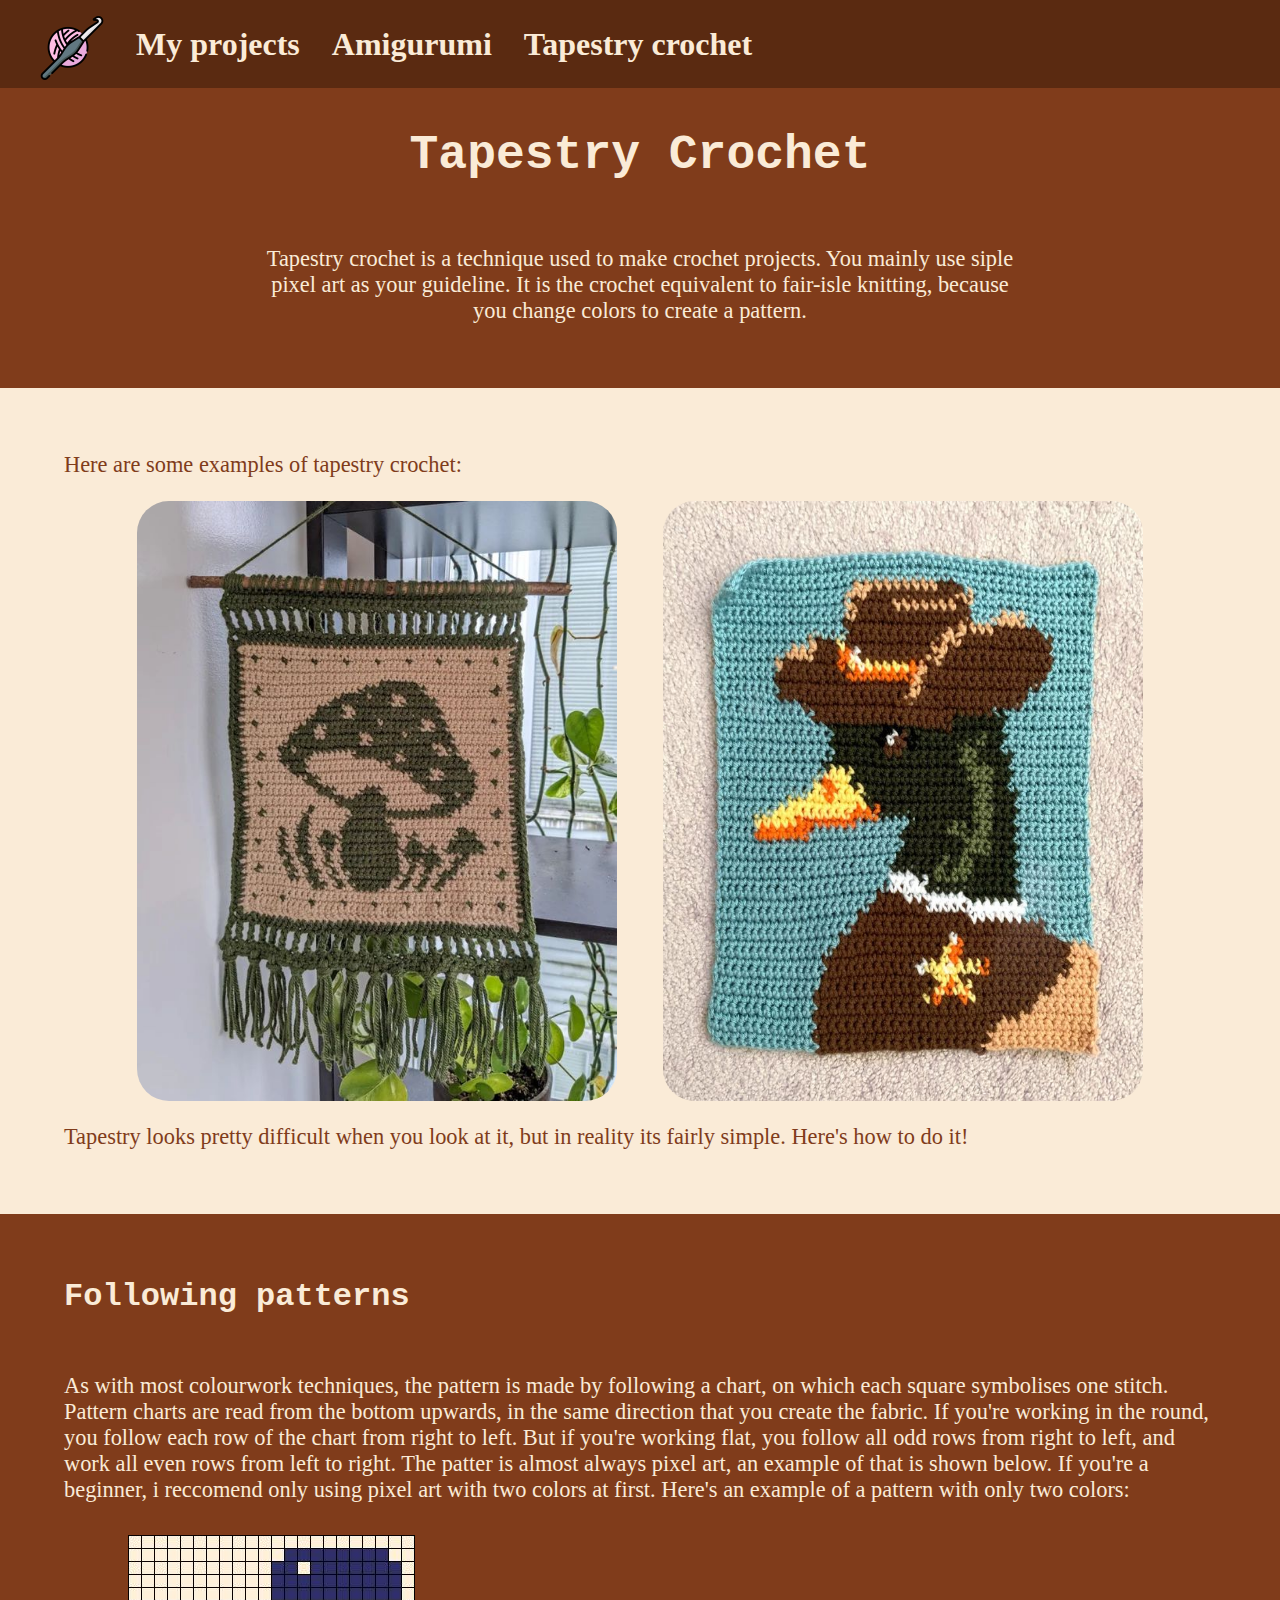
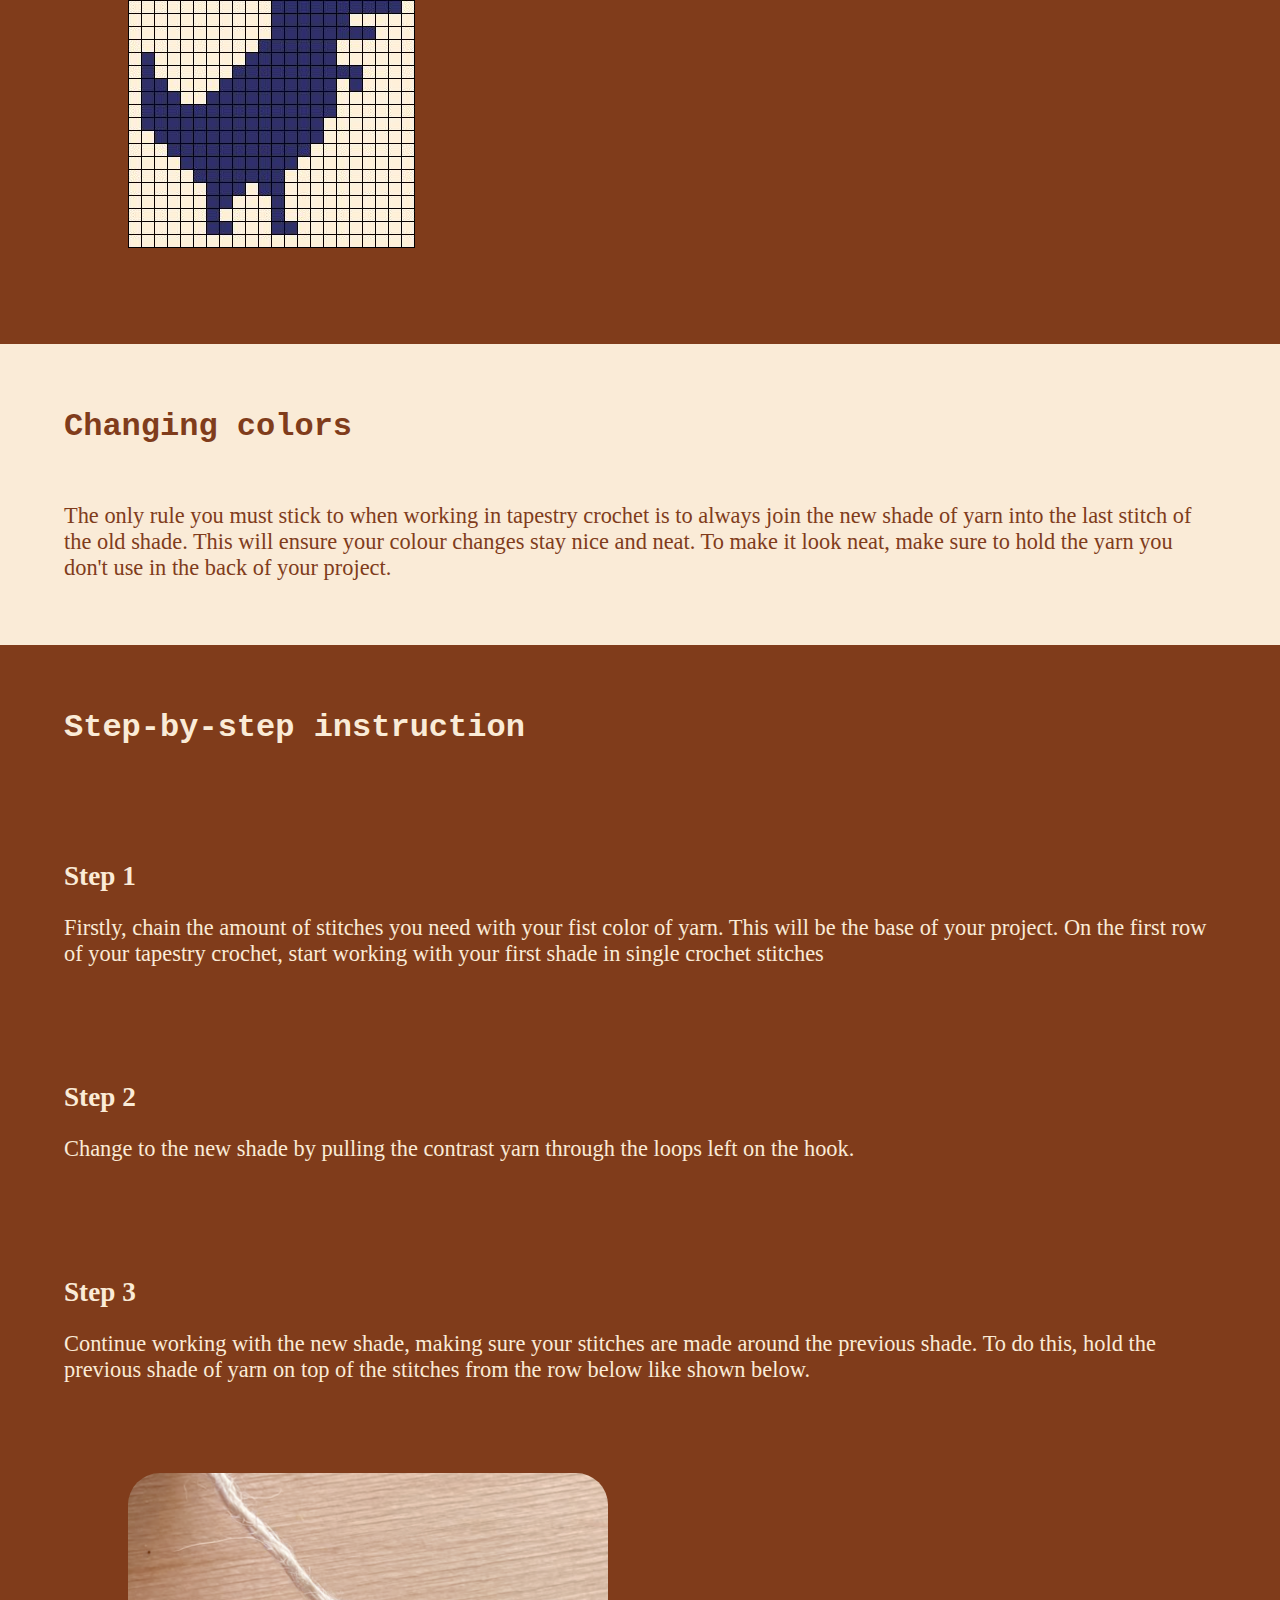
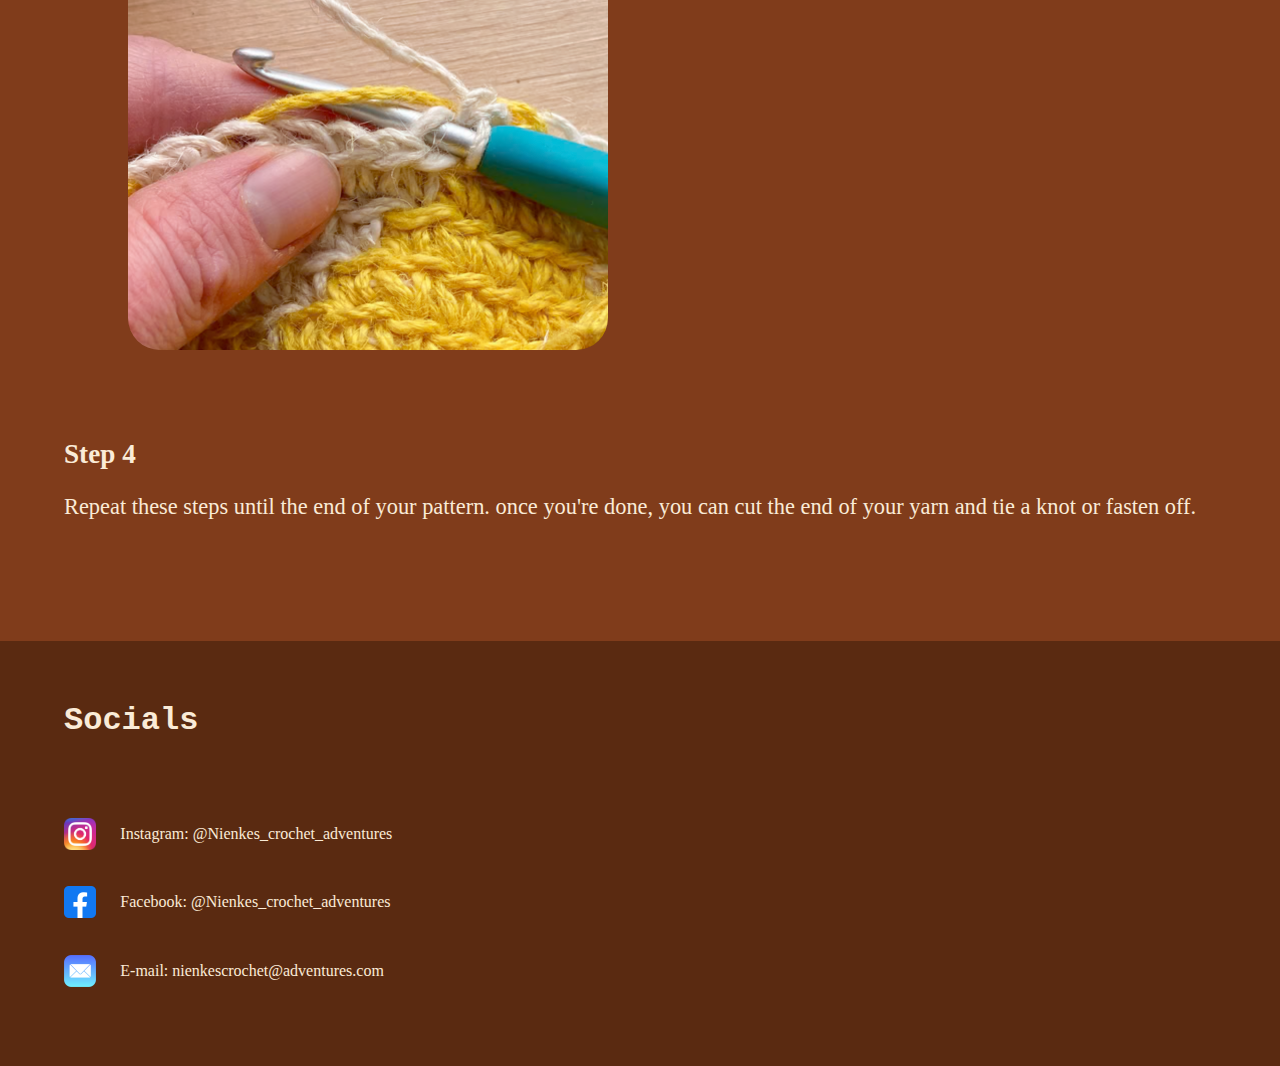
<file: tapestry-crochet.html>
<!DOCTYPE html>
<html lang="en">
<head>
    <meta charset="UTF-8">
    <meta name="viewport" content="width=device-width, initial-scale=1.0">
    <title>tapestry-crochet</title>
    <link rel="stylesheet" href="style.css">
</head>
<body>
    <header>
        <nav>
            <ul>
                <li><a href="index.html"><img src="images/logo-haken.png" alt="Logo"></a></li>
                <!-- Hollandelijk. (2020, 26 augustus). Knitting Needles free icons designed by Freepik. Pinterest. https://nl.pinterest.com/pin/636133516110046277/ -->
                <li><a href="my-projects.html">My projects</a></li>
                <li><a href="amigurumi.html">Amigurumi</a></li>
                <li><a href="tapestry-crochet.html">Tapestry crochet</a></li>
            </ul>
        </nav>
    </header>


    <main>
        <section class="intro">
            <h1>Tapestry Crochet</h1>
                <p>
                    Tapestry crochet is a technique used to make crochet projects. 
                    You mainly use siple pixel art as your guideline. It is the crochet equivalent to fair-isle knitting, because you change colors to create a pattern.
                </p>
        </section>

        <div class="example">
                <p>
                    Here are some examples of tapestry crochet:
                </p>
                    <div class="tapestry-img">
                        <img src="images/tapestry1.jpg" alt="Example Tapestry Crochet of a mushroom">
                        <!-- Katelynn. (2023, 2 januari). Made a mushroom wall hanging from a potholder pattern! Pinterest. https://nl.pinterest.com/pin/570901690277412191/ -->
                        <img src="images/tapestry2.jpg" alt="Example Tapestry Crochet of a duck">
                        <!-- White, L. (2023, 12 november). Sheriff Mallard Crochet Tapestry Wall Hanging - digital pattern download. Pinterest. https://nl.pinterest.com/pin/121034308729653402/ -->
                    </div>
                <p>
                    Tapestry looks pretty difficult when you look at it, but in reality its fairly simple. Here's how to do it!
                </p>
            </div>


        <article class="pattern">
            <h2>Following patterns</h2>
                <p>
                    As with most colourwork techniques, the pattern is made by following a chart, on which each square symbolises one stitch. 
                    Pattern charts are read from the bottom upwards, in the same direction that you create the fabric. 
                    If you're working in the round, you follow each row of the chart from right to left. 
                    But if you're working flat, you follow all odd rows from right to left, and work all even rows from left to right.
                    The patter is almost always pixel art, an example of that is shown below.
                    If you're a beginner, i reccomend only using pixel art with two colors at first. 
                    Here's an example of a pattern with only two colors:
                </p>
                    <img src="images/tapestry-pattern.jpg" alt="Tapestry pattern of a dinosaur">
                    <!-- Estigarribia, D. (2022, 2 september). Alpha pattern #13838 variation #10597. Pinterest. https://nl.pinterest.com/pin/747949450629886821/ -->
        </article>

        <article class="color">
        <h2>Changing colors</h2>
                <p>
                    The only rule you must stick to when working in tapestry crochet is to always join the new shade of yarn into the last stitch of the old shade.
                    This will ensure your colour changes stay nice and neat. To make it look neat, make sure to hold the yarn you don't use in the back of your project.
                </p>
        </article>

        <article class="instruction">
            <h2>Step-by-step instruction</h2>

                <h3>Step 1</h3>
                    <p>
                        Firstly, chain the amount of stitches you need with your fist color of yarn. This will be the base of your project.
                        On the first row of your tapestry crochet, start working with your first shade in single crochet stitches
                    </p>

                <h3>Step 2</h3>
                    <p>
                        Change to the new shade by pulling the contrast yarn through the loops left on the hook.
                    </p>

                <h3>Step 3</h3>
                    <p>
                        Continue working with the new shade, making sure your stitches are made around the previous shade. 
                        To do this, hold the previous shade of yarn on top of the stitches from the row below like shown below.
                    </p>
                    <img src="images/step3.jpg" alt="Step 3 tutorial">
                    <!-- Stitch & Story UK. (2021, 10 mei). How to do tapestry crochet. Stitch & Story UK. https://www.stitchandstory.com/blogs/crochet-tips/how-to-do-tapestry-crochet#:~:text=Tapestry%20crochet%20is%20a%20technique,the%20back%20of%20your%20work. -->
                    
                <h3>Step 4</h3>
                    <p>
                        Repeat these steps until the end of your pattern. once you're done, you can cut the end of your yarn and tie a knot or fasten off.
                    </p>
        </article>
        
    </main>


    <footer>
       <h2>Socials</h2>
       <ul>
            <li><img src="images/instagram_icon.png" alt="Instagram icon"><a href="#">Instagram: @Nienkes_crochet_adventures</a></li>
            <!-- File:Instagram icon.png - Wikimedia Commons. (z.d.). https://commons.wikimedia.org/wiki/File:Instagram_icon.png -->

            <li><img src="images/facebook-icon.png" alt="Facebook icon"><a href="#">Facebook: @Nienkes_crochet_adventures</a></li>
            <!-- Set, O. E. (z.d.). "Facebook" icon - Download for free – iconDuck. Iconduck. https://iconduck.com/icons/14063/facebook -->

            <li><img src="images/mail_icon.png" alt="Mail icon"><a href="#">E-mail: nienkescrochet@adventures.com</a></li>
            <!-- File:Mail (iOS).svg - Wikimedia Commons. (z.d.). https://commons.wikimedia.org/wiki/File:Mail_%28iOS%29.svg -->
        </ul>
    </footer>

</body>
</html>
</file>
<file: style.css>
*       {margin: 0%;
}

/* Header */
header {position: absolute;
        top: 0%;
        left: 0%;
        right: 0%;
        position: fixed;
}

header ul  {display: flex;
            align-items: center;
            justify-content:flex-start;
            list-style: none;
            background-color: rgb(90, 42, 17) ;
}

header li {transition: 0.3s;
}


header img {max-block-size: 2em;
        padding-top: 0.5em;
}

header nav li a {font-size: 200%;
            color: antiquewhite;
            font-family:fantasy;
            font-weight:bolder;
            margin-right: 1em;
}

/* animaties */
header li:hover {transform: scale(1.1);
        rotate: 3deg;
}

/* Footer */

footer {padding-left: 4em;
        background-color: rgb(90, 42, 17);
        color: antiquewhite;
        text-decoration: none;
}

footer h2 {margin-top: 0%;
        margin-bottom: 0%;
        padding-top: 5%;
}

footer ul {list-style: none;
        padding-bottom: 5%;
        padding-left: 0%;
}

footer li {display: flex;
        align-items: center;
        justify-content: flex-start;
}

footer li a {color: antiquewhite;}

footer img {max-width: 2em;
            padding-top: 1.5%;
            padding-right: 2%;
            padding-bottom: 1.5%;
}

/* animaties */

footer li:hover {text-decoration: underline;}


/* body */
h1 {color: rgb(128, 60, 27);
    font-family: 'Courier New', Courier, monospace;
    font-size: 3em ;
    display: flex;
    justify-content: center;
    padding-top: 10%;
    padding-bottom: 5%;
}

h2 {font-family: 'Courier New', Courier, monospace;
        font-size: 2em;
        padding-bottom: 5%;
}

body {background-color: antiquewhite;
        margin: 0%;
}

img {max-width: 100%; 
}
      
/* Main */
main img {max-width: 30em;
        display: flex;
        justify-content: flex-end; 
        border-radius: 2em;
        margin: 2em;
        margin-left: 4em;
        margin-right: 4em;
}


a {text-decoration: none;
        transition: 0.2s;
}


p {font-family:'Times New Roman', Times, serif ;
        font-size: 1.4em;
}



/* animaties */

a:hover {scale: 1.1;
}

/* intro */

.introductie p{font-size: 1.6em;
                display: flex;
                justify-content: center;
                color: rgb(128, 60, 27);
                padding-bottom: 5%;
}




/* my projects main */

.my-projects {display: flex;             
        background-color: rgb(128, 60, 27);
        padding: 4em;
        max-height: 40%;
}

.my-projects-text {display: flex;
               flex-flow: column;
               margin: 2em;
               margin-left: 4em;
               color: antiquewhite;
}

.my-projects h2 {color: antiquewhite;
        margin: 5%;
        margin-left: 0%;
}

.my-projects img {display: flex;
        justify-content: flex-end;
}

/* my projects */

.introduction {color: antiquewhite;
        background-color: rgb(128, 60, 27);
        padding-bottom: 5%;
}

.introduction h1 {color: antiquewhite;
}

.introduction p {text-align: center;
        padding-left: 20%;
        padding-right: 20%;
}

.projects {padding: 5%;
        color: rgb(128, 60, 27);
        display: flex;
        flex-flow: column;
        align-items: center;
        text-align: center;
}

.projects img {max-width: 40%;
}

.projects p {padding-bottom: 10%;
        border-bottom-style: dashed;
        border-color: rgb(128, 60, 27);
        margin-bottom: 5%;
        padding-left: 15%;
        padding-right: 15%;
}

/* amigurumi main */
.amigurumi {display: flex;
        padding: 4em;
        max-height: 40%;

}

.amigurumi img {display: flex;
        justify-content: flex-start;
}

.amigurumi-text {display: flex;
        flex-flow: column;
        justify-content: flex-end;
        margin: 2em;
        margin-right: 4em;
        color: rgb(128, 60, 27);
}

.amigurumi h2 {color: rgb(128, 60, 27);
        margin: 5%;
        margin-left: 0%;
}
/* amigurumi */

.introo {color: rgb(128, 60, 27);
        text-align: center;
        padding-bottom: 5%;
        padding-left: 20%;
        padding-right: 20%;
}

.introo h1 {padding-top: 15%;}

.materials {background-color: rgb(128, 60, 27);
        color: antiquewhite;
        padding: 5%;
}

.materials ul {font-size: 1.4em;
}

.tutorial {color: rgb(128, 60, 27);
}

ol {margin-left:  5%;
        margin-top: 5%;
        font-size: 1.4em;
}

.tutorial h2 {background-color: rgb(128, 60, 27);
        color: antiquewhite;
        text-align: center;
        padding-top: 5%;
}

.tutorial p {padding-left: 5%;
        margin-top: 5%;
}

.tutorial img {margin-left: 5%;
        margin-bottom: 5%;
        max-width: 30%;
}


/* tapestry main */

.tapestry {display: flex; 
        background-color: rgb(128, 60, 27);  
        padding: 4em;
}

.tapestry-text {display: flex;
               flex-flow: column;
               margin: 2em;
               margin-left: 4em;
               color: antiquewhite;
}

.tapestry h2 {color: antiquewhite;
        margin: 5%;
        margin-left: 0%;
}

.tapestry img {display: flex;
        justify-content: flex-end;
}



/* tapestry */

.tapestry-img {display: flex;
        justify-content: center;
        margin: 0%;
}

.tapestry-img img {min-width: 40%;
        margin: 2%;   
}

.example {color: rgb(128, 60, 27); 
        padding: 5%;       
}


.pattern img {border-radius: 0%;
}

.intro {background-color: rgb(128, 60, 27);
        color: antiquewhite;
        padding-bottom: 5%;
}

.intro p {display: flex;
        justify-content: center;
        text-align: center;
        padding-left: 20%;
        padding-right: 20%;
}

.intro h1 {color: antiquewhite;
}



.pattern {background-color: rgb(128, 60, 27);
        color: antiquewhite;
        padding: 5%;
}

.color {color: rgb(128, 60, 27);
        padding: 5%;
}

.instruction {color: antiquewhite;
        background-color: rgb(128, 60, 27);
        padding: 5%;
}

.instruction h3 {font-size: 1.7em;
        padding-top: 5%;
        padding-bottom: 2%;
}

.instruction p {padding-bottom: 5%;}
</file>
